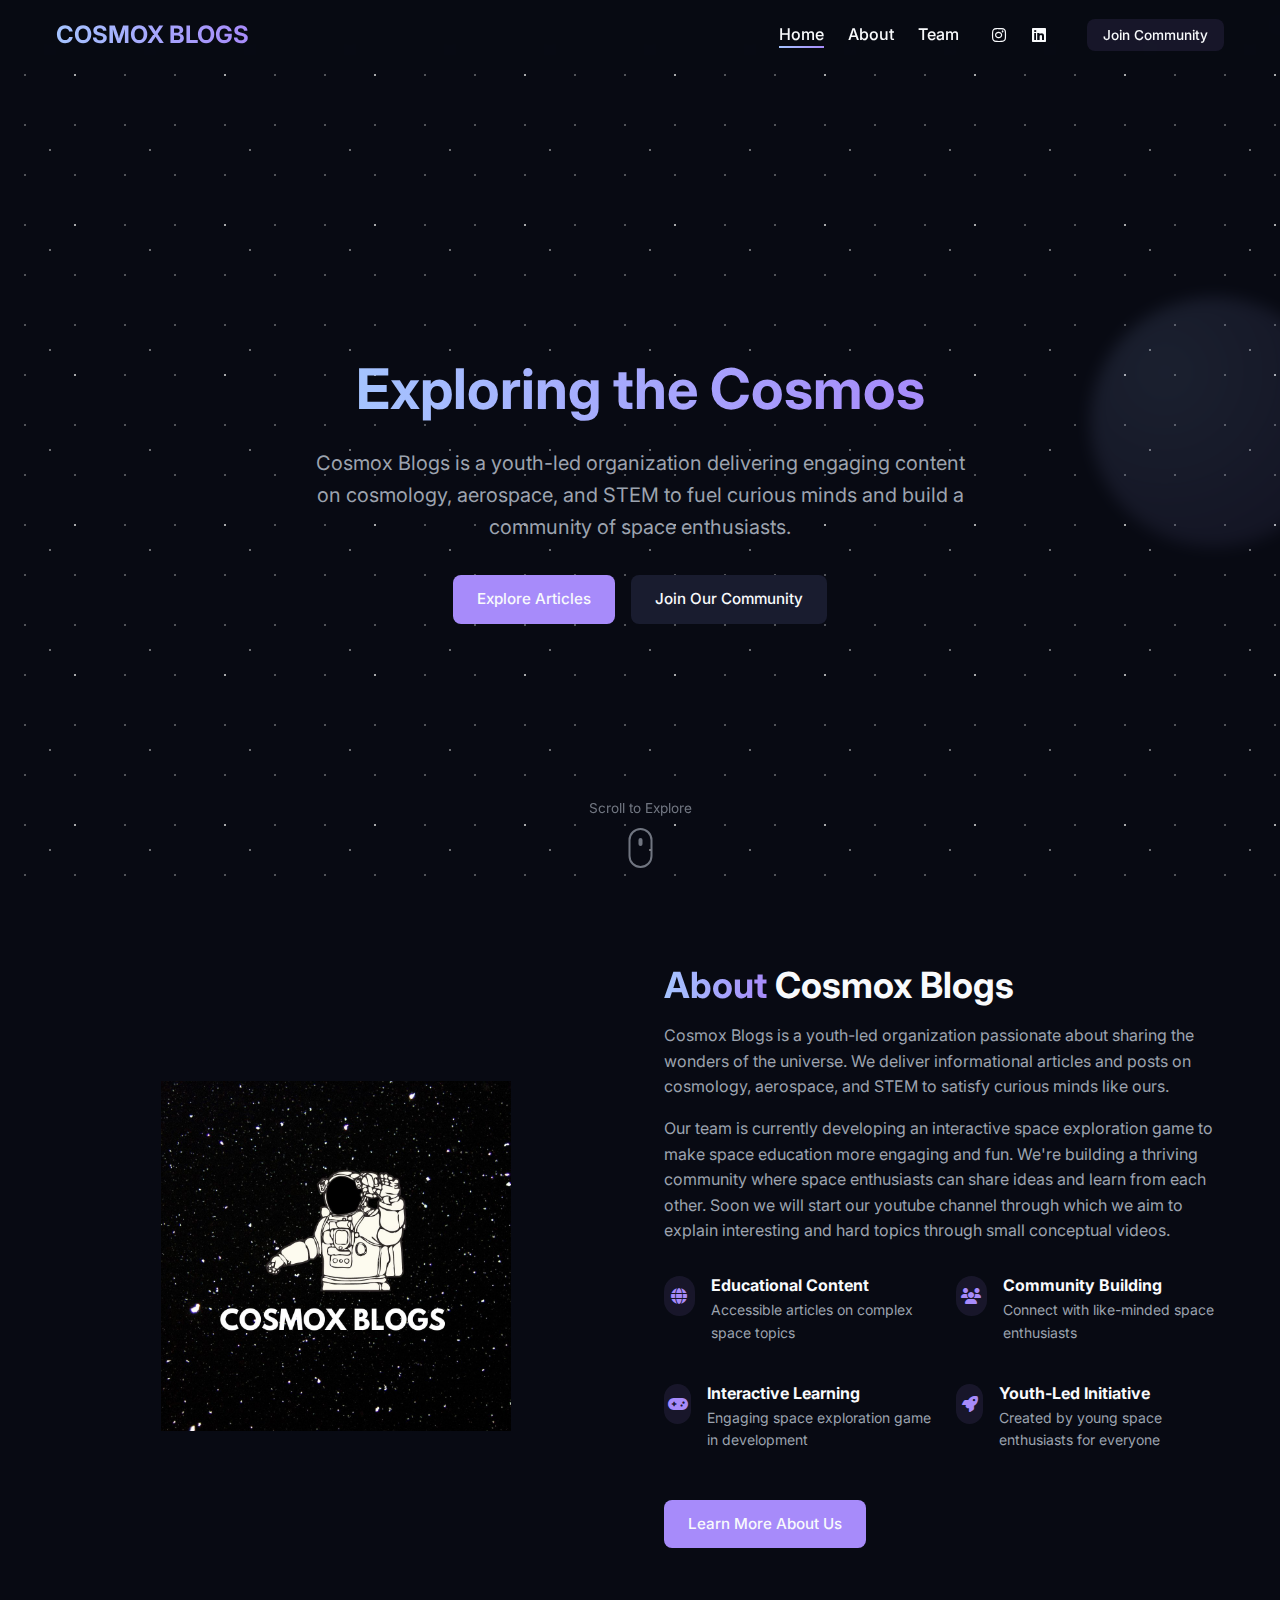
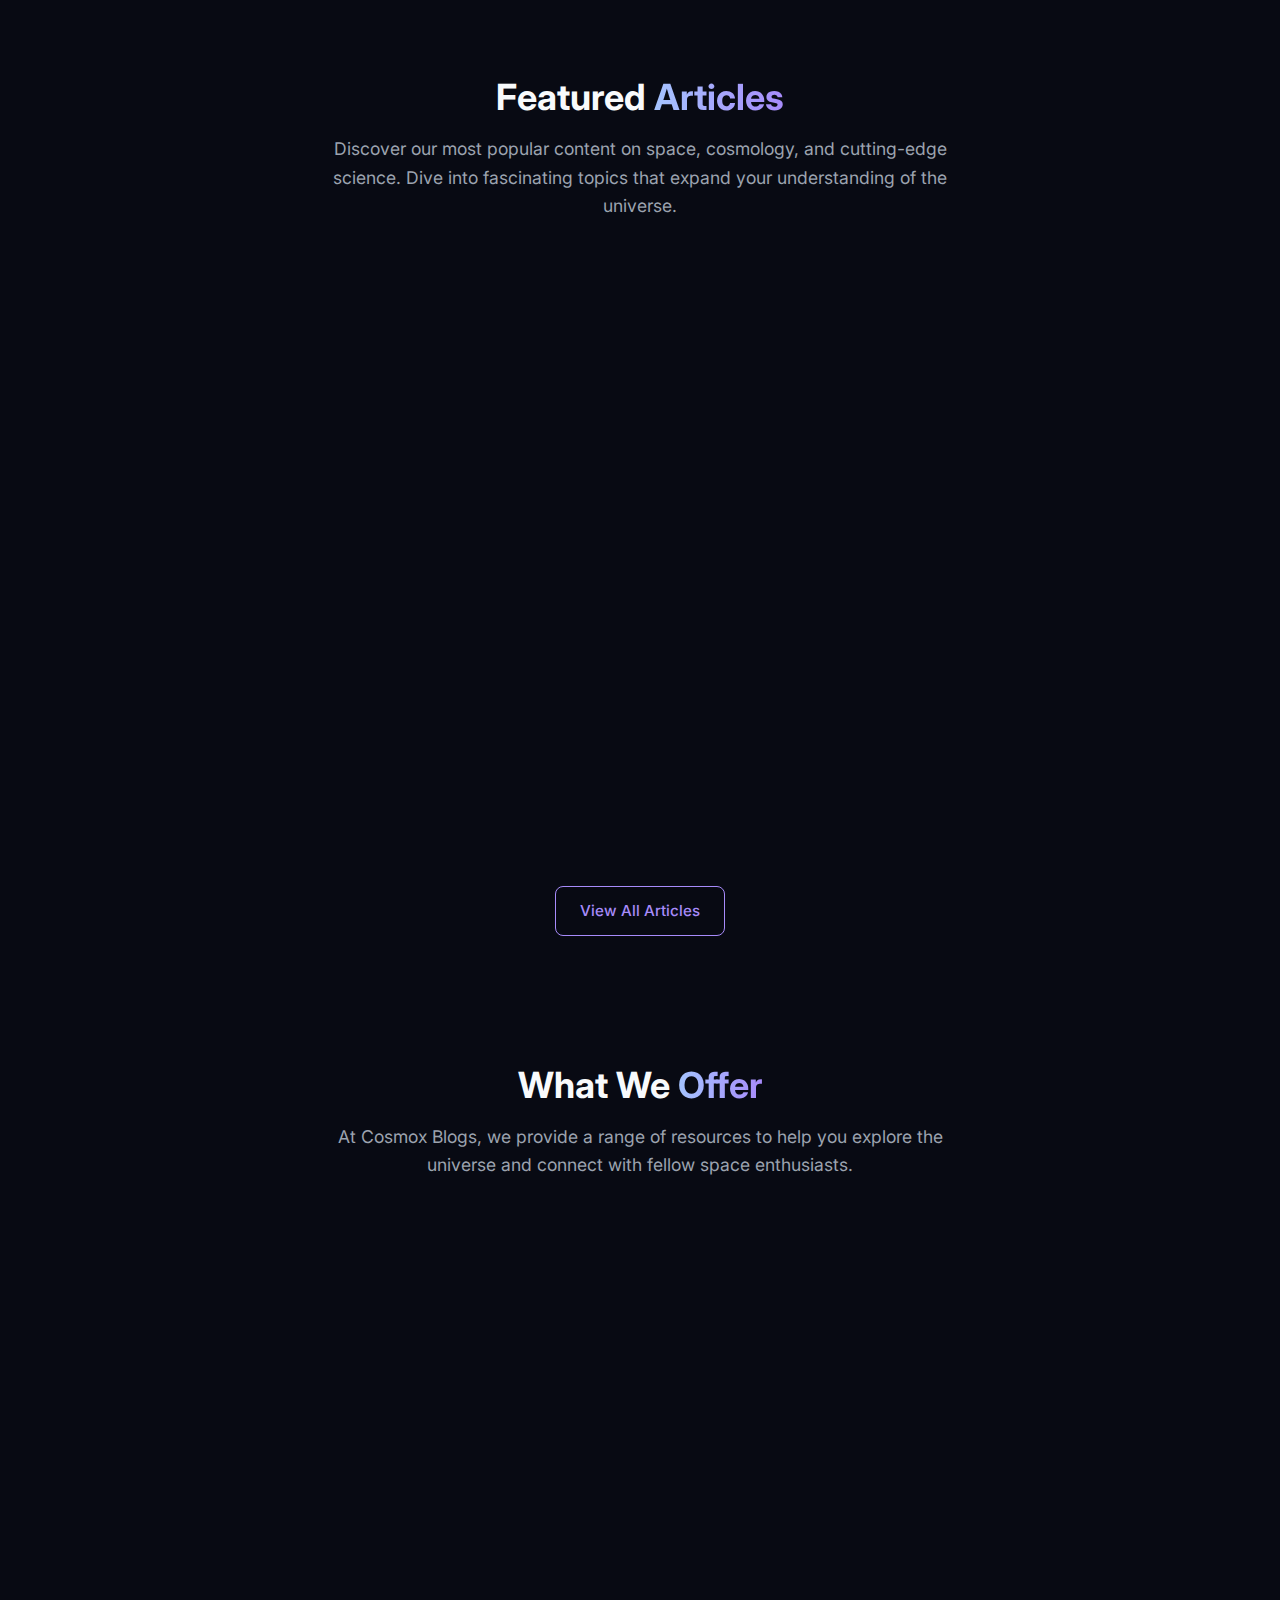
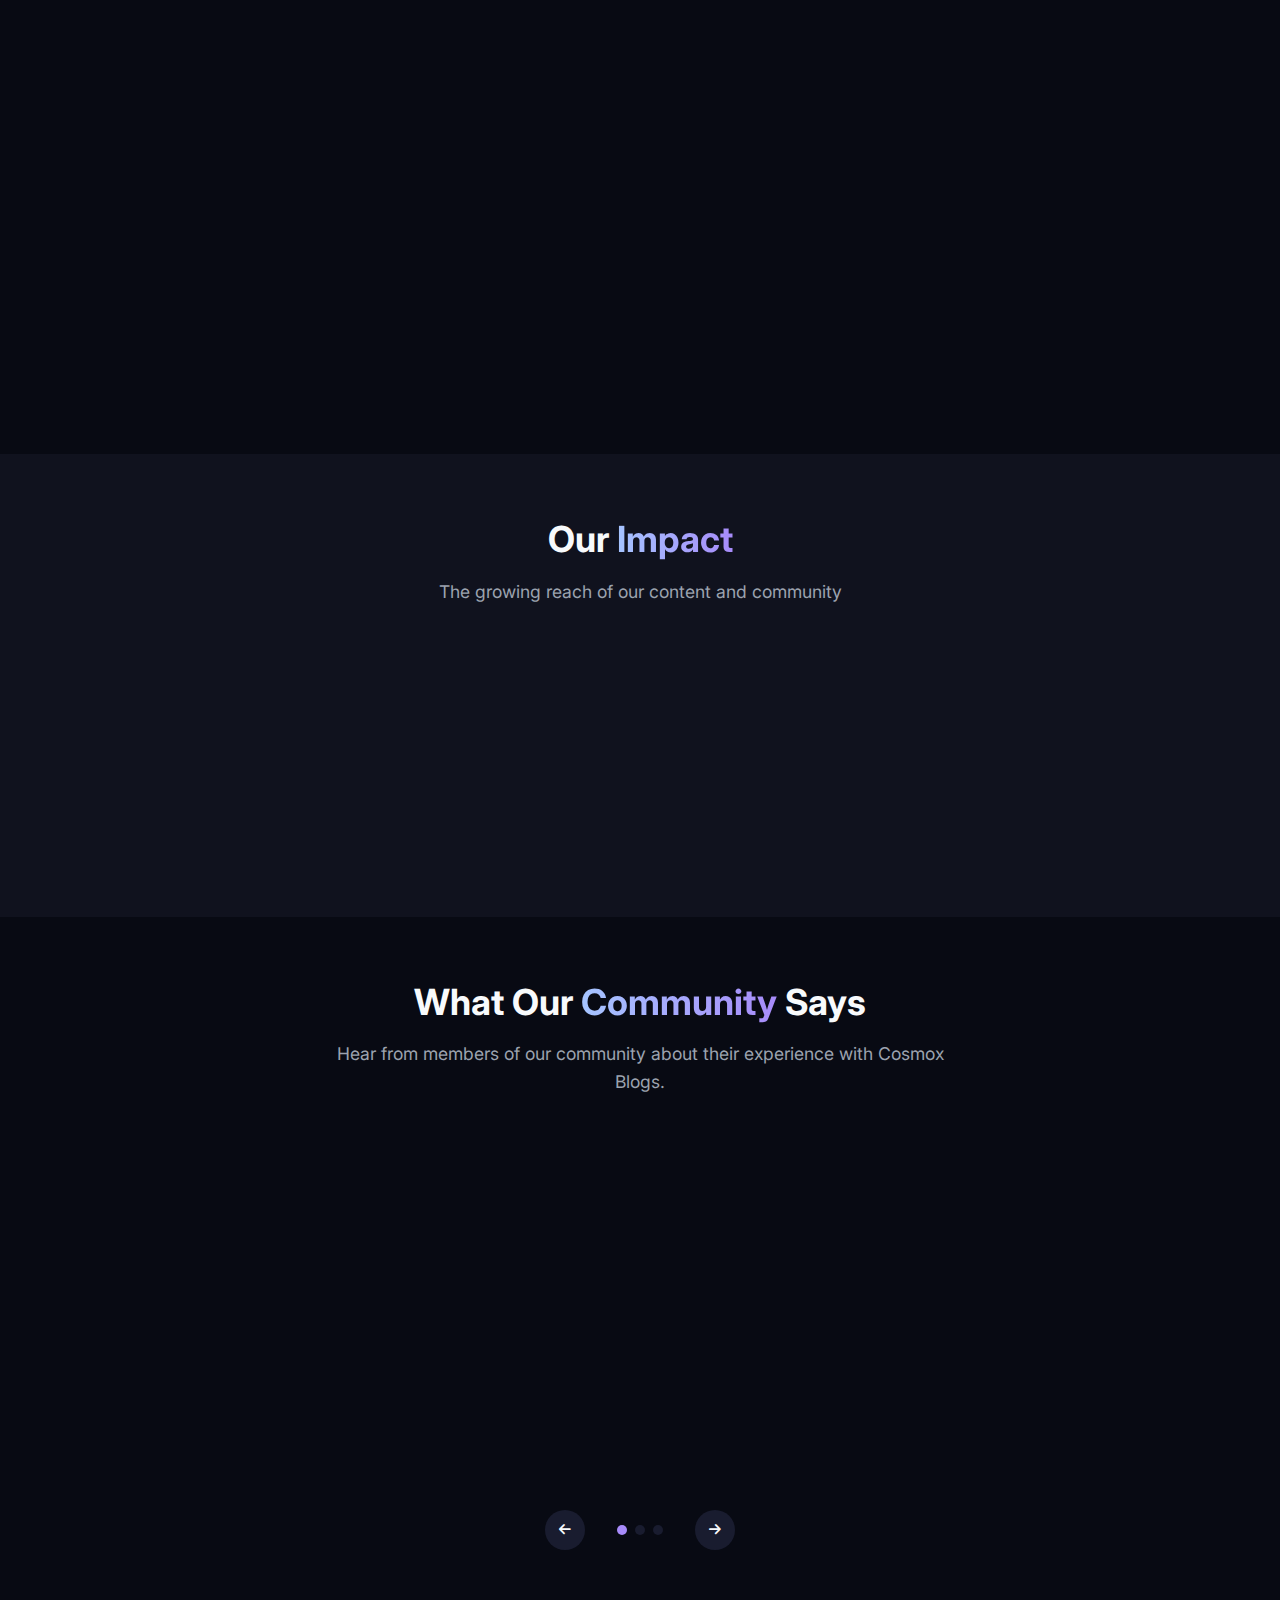
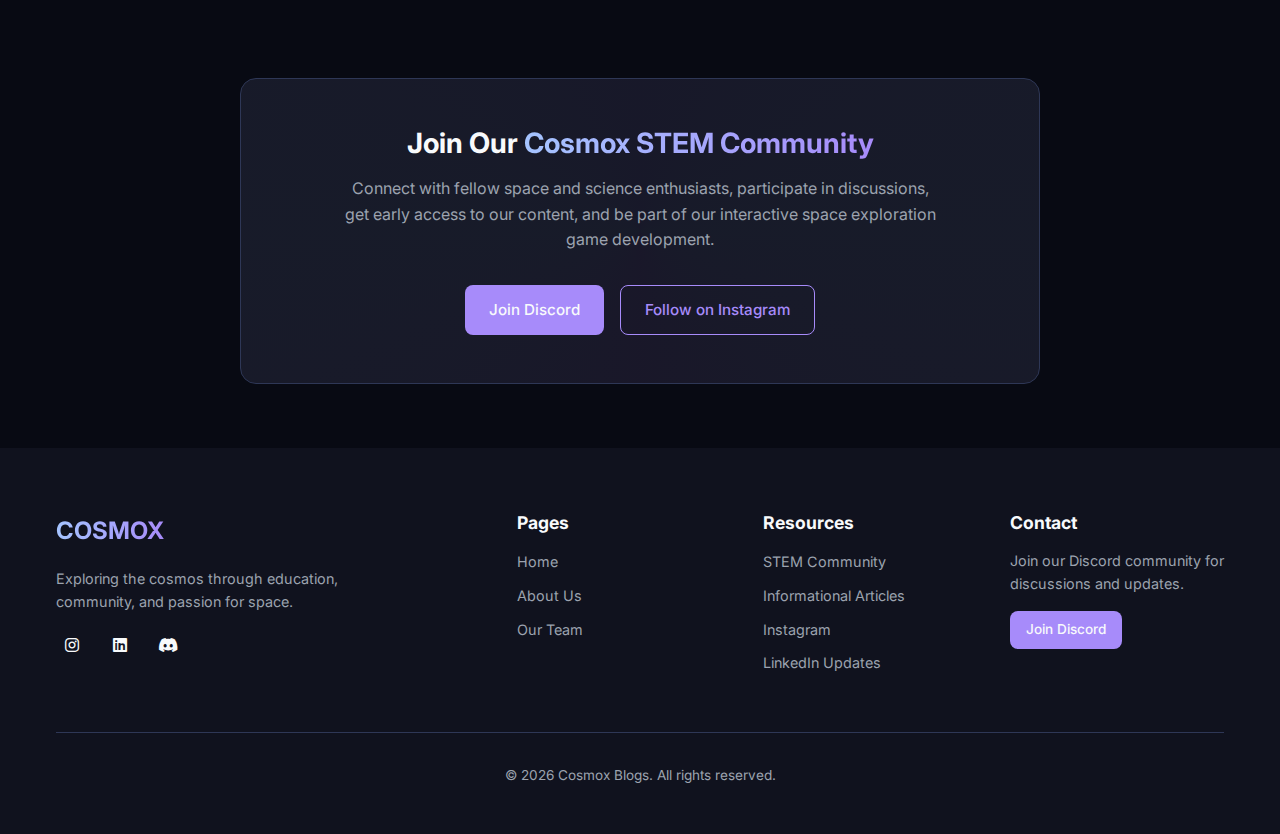
<file: index.html>
<!DOCTYPE html>
<html lang="en">
  <head>
    <meta charset="UTF-8" />
    <meta name="viewport" content="width=device-width, initial-scale=1.0" />
    <title>Cosmox Blogs - Space Exploration & STEM Education</title>
    <meta name="description" content="Cosmox Blogs is a youth-led organization delivering engaging content on cosmology, aerospace, and STEM to fuel curious minds." />
    <meta name="author" content="Cosmox Blogs" />
    
    <!-- Google Fonts -->
    <link rel="preconnect" href="https://fonts.googleapis.com">
    <link rel="preconnect" href="https://fonts.gstatic.com" crossorigin>
    <link href="https://fonts.googleapis.com/css2?family=Inter:wght@300;400;500;600;700&display=swap" rel="stylesheet">
    
    <!-- Font Awesome Icons -->
    <link rel="stylesheet" href="https://cdnjs.cloudflare.com/ajax/libs/font-awesome/6.4.0/css/all.min.css" />
    
    <!-- Custom CSS -->
    <link rel="stylesheet" href="css/style.css" />
    <link rel="stylesheet" href="css/animations.css" />
    <link rel="stylesheet" href="css/responsive.css" />
    
    <!-- Open Graph / Social Media Meta Tags -->
    <meta property="og:title" content="Cosmox Blogs - Space Exploration & STEM Education" />
    <meta property="og:description" content="Cosmox Blogs is a youth-led organization delivering engaging content on cosmology, aerospace, and STEM to fuel curious minds." />
    <meta property="og:type" content="website" />
    <meta property="og:image" content="https://cosmoxblog.in/content/images/2025/04/Cosmox-Blogs-1.jpg">
    <meta property="og:image:type" content="image/jpg">
    <meta property="og:image:width" content="1200">
    <meta property="og:image:height" content="630">
    <meta name="twitter:card" content="summary_large_image" />

    <link rel="shortcut icon" type="image/jpg" href="public/images/Cosmox Blogs.jpg"/>
  </head>

  <body>
    <!-- Header / Navigation -->
    <header id="header">
      <div class="container">
        <nav class="navbar">
          <a href="index.html" class="logo">COSMOX BLOGS</a>
          
          <div class="menu-toggle">
            <i class="fas fa-bars"></i>
          </div>
          
          <ul class="nav-menu">
            <li><a href="index.html" class="active">Home</a></li>
            <li><a href="about.html">About</a></li>
            <li><a href="team.html">Team</a></li>
            <li class="social-items">
              <a href="https://www.instagram.com/cosmox.blogs/" target="_blank" class="social-icon">
                <i class="fab fa-instagram"></i>
              </a>
              <a href="https://www.linkedin.com/company/cosmox-blogs/" target="_blank" class="social-icon">
                <i class="fab fa-linkedin"></i>
              </a>
            </li>
            <li>
              <a href="https://discord.gg/jhCSxefyYu" target="_blank" class="discord-btn">
                Join Community
              </a>
            </li>
          </ul>
        </nav>
      </div>
    </header>

    <!-- Hero Section -->
    <section id="hero">
      <div class="star-field">
        <div class="stars-small"></div>
        <div class="stars-medium"></div>
        <div class="stars-large"></div>
      </div>
      
      <div class="container">
        <div class="hero-content">
          <h1 class="hero-title">
            <span class="gradient-text">Exploring the Cosmos</span>
          </h1>
          
          <p class="hero-description">
            Cosmox Blogs is a youth-led organization delivering engaging content on cosmology, aerospace, and STEM to fuel curious minds and build a community of space enthusiasts.
          </p>
          
          <div class="hero-buttons">
            <a href="https://cosmoxblog.in" target="_blank" class="btn btn-primary">
              Explore Articles
            </a>
            <a href="https://discord.gg/jhCSxefyYu" target="_blank" class="btn btn-secondary">
              Join Our Community
            </a>
          </div>
        </div>
        
        <div class="floating-planet"></div>
      </div>
      
      <div class="scroll-indicator">
        <span>Scroll to Explore</span>
        <div class="mouse">
          <div class="wheel"></div>
        </div>
      </div>
    </section>

    <!-- About Section -->
    <section id="about" class="section">
      <div class="container">
        <div class="about-grid">
          <div class="about-image">
           <!-- <div class="cosmic-sphere">
              <div class="sphere-inner"></div>
              <div class="sphere-outer"></div>
            </div> -->
            <img src="./public/images/Cosmox Blogs.jpg" height="100%" />
          </div>
          
          <div class="about-content">
            <h2 class="section-title">
              <span class="gradient-text">About</span> Cosmox Blogs
            </h2>
            
            <p class="text-muted">
              Cosmox Blogs is a youth-led organization passionate about sharing the wonders of the universe. We deliver informational articles and posts on cosmology, aerospace, and STEM to satisfy curious minds like ours.
            </p>
            
            <p class="text-muted">
              Our team is currently developing an interactive space exploration game to make space education more engaging and fun. We're building a thriving community where space enthusiasts can share ideas and learn from each other. Soon we will start our youtube channel through which we aim to explain interesting and hard topics through small conceptual videos.
            </p>
            
            <div class="features-grid">
              <div class="feature-item">
                <div class="feature-icon">
                  <i class="fas fa-globe"></i>
                </div>
                <div class="feature-text">
                  <h3>Educational Content</h3>
                  <p>Accessible articles on complex space topics</p>
                </div>
              </div>
              
              <div class="feature-item">
                <div class="feature-icon">
                  <i class="fas fa-users"></i>
                </div>
                <div class="feature-text">
                  <h3>Community Building</h3>
                  <p>Connect with like-minded space enthusiasts</p>
                </div>
              </div>
              
              <div class="feature-item">
                <div class="feature-icon">
                  <i class="fas fa-gamepad"></i>
                </div>
                <div class="feature-text">
                  <h3>Interactive Learning</h3>
                  <p>Engaging space exploration game in development</p>
                </div>
              </div>
              
              <div class="feature-item">
                <div class="feature-icon">
                  <i class="fas fa-rocket"></i>
                </div>
                <div class="feature-text">
                  <h3>Youth-Led Initiative</h3>
                  <p>Created by young space enthusiasts for everyone</p>
                </div>
              </div>
            </div>
            
            <a href="about.html" class="btn btn-primary">Learn More About Us</a>
          </div>
        </div>
      </div>
    </section>

    <!-- Featured Articles -->
    <section id="articles" class="section">
      <div class="container">
        <div class="section-header">
          <h2 class="section-title">
            Featured <span class="gradient-text">Articles</span>
          </h2>
          <p class="section-subtitle">
            Discover our most popular content on space, cosmology, and cutting-edge science. 
            Dive into fascinating topics that expand your understanding of the universe.
          </p>
        </div>

        <div class="articles-grid">
          <div class="article-card" data-aos="fade-up">
            <div class="article-image">
              <div class="article-overlay">
                <!-- <div class="play-button">
                  <i class="fas fa-play"></i>
                </div> --> 
                <img src="./public/images/hypersonic_article_bg.jpg" width="100%"/>
              </div>
            </div>
            <div class="article-content">
              <span class="article-category">Aerospace & Engineering</span>
              <h3 class="article-title">Hypersonic Flight: A Journey from Sound Barrier to Beyond</h3>
              <p class="article-excerpt">
                Discover the evolution of supersonic and hypersonic flight  from Chuck Yeager’s historic sound barrier breakthrough to cutting-edge technologies like scramjets and rotating detonation engines. Explore how military and civilian aerospace innovations are pushing the limits of speed, heat, and altitude in the race toward the future of flight.
              </p>
              <a href="https://cosmoxblog.in/hypersonic-flight-a-journey-from-sound-barrier-to-beyond/" target="_blank" class="article-link">
                Read on Website →
              </a>
            </div>
          </div>

          <div class="article-card" data-aos="fade-up" data-aos-delay="100">
            <div class="article-image">
              <div class="article-overlay">
                <!-- <div class="play-button">
                  <i class="fas fa-play"></i>
                </div> -->
                <img src="./public/images/plasma_physics_article_bg.jpg" width="100%"/>
              </div>
            </div>
            <div class="article-content">
              <span class="article-category">Physics</span>
              <h3 class="article-title">Plasma: The Universe’s Fourth State of Matter</h3>
              <p class="article-excerpt">
                Explore plasma the universe’s fourth state of matter found in stars, lightning, and auroras. Learn how this electrically charged gas shapes cosmic phenomena, interacts with magnetic fields, and drives events like solar flares and auroras through complex processes like magnetic reconnection and electromagnetic coupling.
              </p>
              <a href="https://cosmoxblog.in/plasma-the-universes-fourth-state-of-matter/" target="_blank" class="article-link">
                Read on Website →
              </a>
            </div>
          </div>

          <div class="article-card" data-aos="fade-up" data-aos-delay="200">
            <div class="article-image">
              <div class="article-overlay">
                <!-- <div class="play-button">
                  <i class="fas fa-play"></i>
                </div> -->
                <img src="./public/images/deep_sea_gigantism_article_bg.jpg" width="100%">
              </div>
            </div>
            <div class="article-content">
              <span class="article-category">Biology</span>
              <h3 class="article-title">Deep Sea Gigantism: Exploring the Giants of the Abyss</h3>
              <p class="article-excerpt">
                Dive into the mysterious world of deep-sea gigantism, where creatures like colossal squids and giant isopods defy expectations with their enormous size. Discover how extreme conditions such as high pressure, cold temperatures, and scarce food—drive this fascinating evolutionary phenomenon in the ocean’s darkest depths.
              </p>
              <a href="https://cosmoxblog.in/deep-sea-gigantism-exploring-the-giants-of-the-abyss/" target="_blank" class="article-link">
                Read on Website →
              </a>
            </div>
          </div>
        </div>

        <div class="text-center mt-40">
          <a href="https://cosmoxblog.in" target="_blank" class="btn btn-outline">
            View All Articles
          </a>
        </div>
      </div>
    </section>

    <!-- What We Offer Section -->
    <section id="what-we-offer" class="section">
      <div class="container">
        <div class="section-header">
          <h2 class="section-title">
            What We <span class="gradient-text">Offer</span>
          </h2>
          <p class="section-subtitle">
            At Cosmox Blogs, we provide a range of resources to help you explore the universe 
            and connect with fellow space enthusiasts.
          </p>
        </div>

        <div class="services-grid">
          <div class="service-card" data-aos="fade-up">
            <div class="service-icon">
              <i class="fas fa-book"></i>
            </div>
            <h3 class="service-title">Educational Articles</h3>
            <p class="service-description">
              Our team creates engaging, informative articles about cosmology, space exploration, and STEM topics.
              We break down complex concepts into digestible, fascinating content for all levels of understanding.
            </p>
            <a href="https://cosmoxblog.in" target="_blank" class="btn btn-primary btn-sm">
              Read Articles
            </a>
          </div>

          <div class="service-card" data-aos="fade-up" data-aos-delay="100">
            <div class="service-icon">
              <i class="fas fa-gamepad"></i>
            </div>
            <h3 class="service-title">Space Exploration Game</h3>
            <p class="service-description">
              We're developing an interactive space exploration game to make learning about space fun and engaging.
              Journey through the cosmos, solve puzzles, and discover fascinating facts about our universe.
            </p>
            <a href="#" class="btn btn-disabled btn-sm">
              Coming Soon
            </a>
          </div>

          <div class="service-card" data-aos="fade-up" data-aos-delay="200">
            <div class="service-icon">
              <i class="fas fa-users"></i>
            </div>
            <h3 class="service-title">STEM Community</h3>
            <p class="service-description">
              Join our vibrant Discord community to connect with fellow space enthusiasts and STEM learners.
              Participate in discussions, share resources, and collaborate on projects with like-minded individuals.
            </p>
            <a href="https://discord.gg/jhCSxefyYu" target="_blank" class="btn btn-primary btn-sm">
              Join Discord
            </a>
          </div>

          <div class="service-card" data-aos="fade-up" data-aos-delay="200">
            <div class="service-icon">
              <i class="fas fa-book"></i>
            </div>
            <h3 class="service-title">Newsletter</h3>
            <p class="service-description">
              Subscribe to the Cosmox Newsletter to stay updated with the latest in space, science, and STEM.
              Get curated articles, trending discoveries, exciting opportunities, fun quizzes, and more delivered straight to your inbox every week and month.
            </p>
            <a href="https://subscribepage.io/C07F4H" target="_blank" class="btn btn-primary btn-sm">
              Subscribe
            </a>
          </div>

        </div>
      </div>
    </section>

    <!-- Stats Section -->
    <section id="stats" class="section section-dark">
      <div class="container">
        <div class="section-header">
          <h2 class="section-title">
            Our <span class="gradient-text">Impact</span>
          </h2>
          <p class="section-subtitle">
            The growing reach of our content and community
          </p>
        </div>

        <div class="stats-grid">
          <div class="stat-card" data-aos="fade-up">
            <div class="stat-number gradient-text">6,000+</div>
            <p class="stat-label">Instagram Followers</p>
          </div>

          <div class="stat-card" data-aos="fade-up">
            <div class="stat-number gradient-text">1.8M</div>
            <p class="stat-label">Instagram Views (M - Million)</p>
          </div>

          <div class="stat-card" data-aos="fade-up" data-aos-delay="100">
            <div class="stat-number gradient-text">50+</div>
            <p class="stat-label">Educational Articles</p>
          </div>

          <div class="stat-card" data-aos="fade-up" data-aos-delay="200">
            <div class="stat-number gradient-text">50+</div>
            <p class="stat-label">Discord Community Members</p>
          </div>

          <div class="stat-card" data-aos="fade-up" data-aos-delay="300">
            <div class="stat-number gradient-text">75K+</div>
            <p class="stat-label">Article Website Views</p>
          </div>
        </div>
      </div>
    </section>

    <!-- Feedback Section -->
    <section id="feedback" class="section">
      <div class="container">
        <div class="section-header">
          <h2 class="section-title">
            What Our <span class="gradient-text">Community</span> Says
          </h2>
          <p class="section-subtitle">
            Hear from members of our community about their experience with Cosmox Blogs.
          </p>
        </div>

        <div class="testimonials-slider">
          <div class="testimonials-container">
            <div class="testimonial-card" data-aos="fade-up">
              <div class="testimonial-stars">
                <i class="fas fa-star"></i>
                <i class="fas fa-star"></i>
                <i class="fas fa-star"></i>
                <i class="fas fa-star"></i>
                <i class="fas fa-star"></i>
              </div>
              <p class="testimonial-text">
                "Cosmox Blogs has been my go-to resource for understanding complex cosmology concepts. Their articles break down difficult topics in a way that's accessible and engaging."
              </p>
              <div class="testimonial-author">
                <div class="author-avatar">
                  <i class="fas fa-user"></i>
                </div>
                <div class="author-info">
                  <h4>Vedang Mahajan</h4>
                  <p>Grade 12 Student</p>
                </div>
              </div>
            </div>

            <div class="testimonial-card" data-aos="fade-up" data-aos-delay="100">
              <div class="testimonial-stars">
                <i class="fas fa-star"></i>
                <i class="fas fa-star"></i>
                <i class="fas fa-star"></i>
                <i class="fas fa-star"></i>
                <i class="fas fa-star"></i>
              </div>
              <p class="testimonial-text">
                "The community that Cosmox has built is incredible. I've connected with so many like-minded people who share my passion for space exploration."
              </p>
              <div class="testimonial-author">
                <div class="author-avatar">
                  <i class="fas fa-user"></i>
                </div>
                <div class="author-info">
                  <h4>Samantha Reid</h4>
                  <p>Space Enthusiast</p>
                </div>
              </div>
            </div>

            <div class="testimonial-card" data-aos="fade-up" data-aos-delay="200">
              <div class="testimonial-stars">
                <i class="fas fa-star"></i>
                <i class="fas fa-star"></i>
                <i class="fas fa-star"></i>
                <i class="fas fa-star"></i>
                <i class="fas fa-star"></i>
              </div>
              <p class="testimonial-text">
                "I regularly recommend Cosmox Blogs to my students. Their content is scientifically accurate while remaining approachable for beginners in the field."
              </p>
              <div class="testimonial-author">
                <div class="author-avatar">
                  <i class="fas fa-user"></i>
                </div>
                <div class="author-info">
                  <h4>Michael Chen</h4>
                  <p>Physics Teacher</p>
                </div>
              </div>
            </div>
          </div>
          
          <div class="slider-controls">
            <button class="slider-btn prev-btn">
              <i class="fas fa-arrow-left"></i>
            </button>
            <div class="slider-dots">
              <span class="dot active"></span>
              <span class="dot"></span>
              <span class="dot"></span>
            </div>
            <button class="slider-btn next-btn">
              <i class="fas fa-arrow-right"></i>
            </button>
          </div>
        </div>
      </div>
    </section>

    <!-- Call to Action -->
    <section id="cta" class="section">
      <div class="container">
        <div class="cta-card">
          <h2 class="cta-title">
            Join Our <span class="gradient-text">Cosmox STEM Community</span>
          </h2>
          
          <p class="cta-text">
            Connect with fellow space and science enthusiasts, participate in discussions, get early access to our content, 
            and be part of our interactive space exploration game development.
          </p>
          
          <div class="cta-buttons">
            <a href="https://discord.gg/jhCSxefyYu" target="_blank" class="btn btn-primary">
              Join Discord
            </a>
            <a href="https://www.instagram.com/cosmox.blogs/" target="_blank" class="btn btn-outline">
              Follow on Instagram
            </a>
          </div>
        </div>
      </div>
    </section>

    <!-- Footer -->
    <footer id="footer">
      <div class="container">
        <div class="footer-grid">
          <div class="footer-info">
            <a href="index.html" class="footer-logo">COSMOX</a>
            <p class="footer-description">
              Exploring the cosmos through education, community, and passion for space.
            </p>
            <div class="footer-social">
              <a href="https://www.instagram.com/cosmox.blogs/" target="_blank" class="social-icon">
                <i class="fab fa-instagram"></i>
              </a>
              <a href="https://www.linkedin.com/company/cosmox-blogs/" target="_blank" class="social-icon">
                <i class="fab fa-linkedin"></i>
              </a>
              <a href="https://discord.gg/jhCSxefyYu" target="_blank" class="social-icon">
                <i class="fab fa-discord"></i>
              </a>
            </div>
          </div>

          <div class="footer-links">
            <h3>Pages</h3>
            <ul>
              <li><a href="index.html">Home</a></li>
              <li><a href="about.html">About Us</a></li>
              <li><a href="team.html">Our Team</a></li>
            </ul>
          </div>

          <div class="footer-links">
            <h3>Resources</h3>
            <ul>
              <li><a href="https://discord.gg/jhCSxefyYu" target="_blank">STEM Community</a></li>
              <li><a href="https://cosmoxblog.in" target="_blank">Informational Articles</a></li>
              <li><a href="https://www.instagram.com/cosmox.blogs/" target="_blank">Instagram</a></li>
              <li><a href="https://www.linkedin.com/company/cosmox-blogs/" target="_blank">LinkedIn Updates</a></li>
            </ul>
          </div>

          <div class="footer-contact">
            <h3>Contact</h3>
            <p>
              Join our Discord community for discussions and updates.
            </p>
            <a href="https://discord.gg/jhCSxefyYu" target="_blank" class="btn btn-primary btn-sm">
              Join Discord
            </a>
          </div>
        </div>

        <div class="footer-bottom">
          <p>© <span id="current-year"></span> Cosmox Blogs. All rights reserved.</p>
        </div>
      </div>
    </footer>

    <!-- Back to Top Button -->
    <button id="back-to-top" class="back-to-top-btn">
      <i class="fas fa-arrow-up"></i>
    </button>

    <!-- AOS Animation Library -->
    <script src="https://unpkg.com/aos@next/dist/aos.js"></script>
    
    <!-- Custom JavaScript -->
    <script src="js/main.js"></script>
    
    <!-- IMPORTANT: DO NOT REMOVE THIS SCRIPT TAG OR THIS VERY COMMENT! -->
    <script src="https://cdn.gpteng.co/gptengineer.js" type="module"></script>
  </body>
</html>
</file>
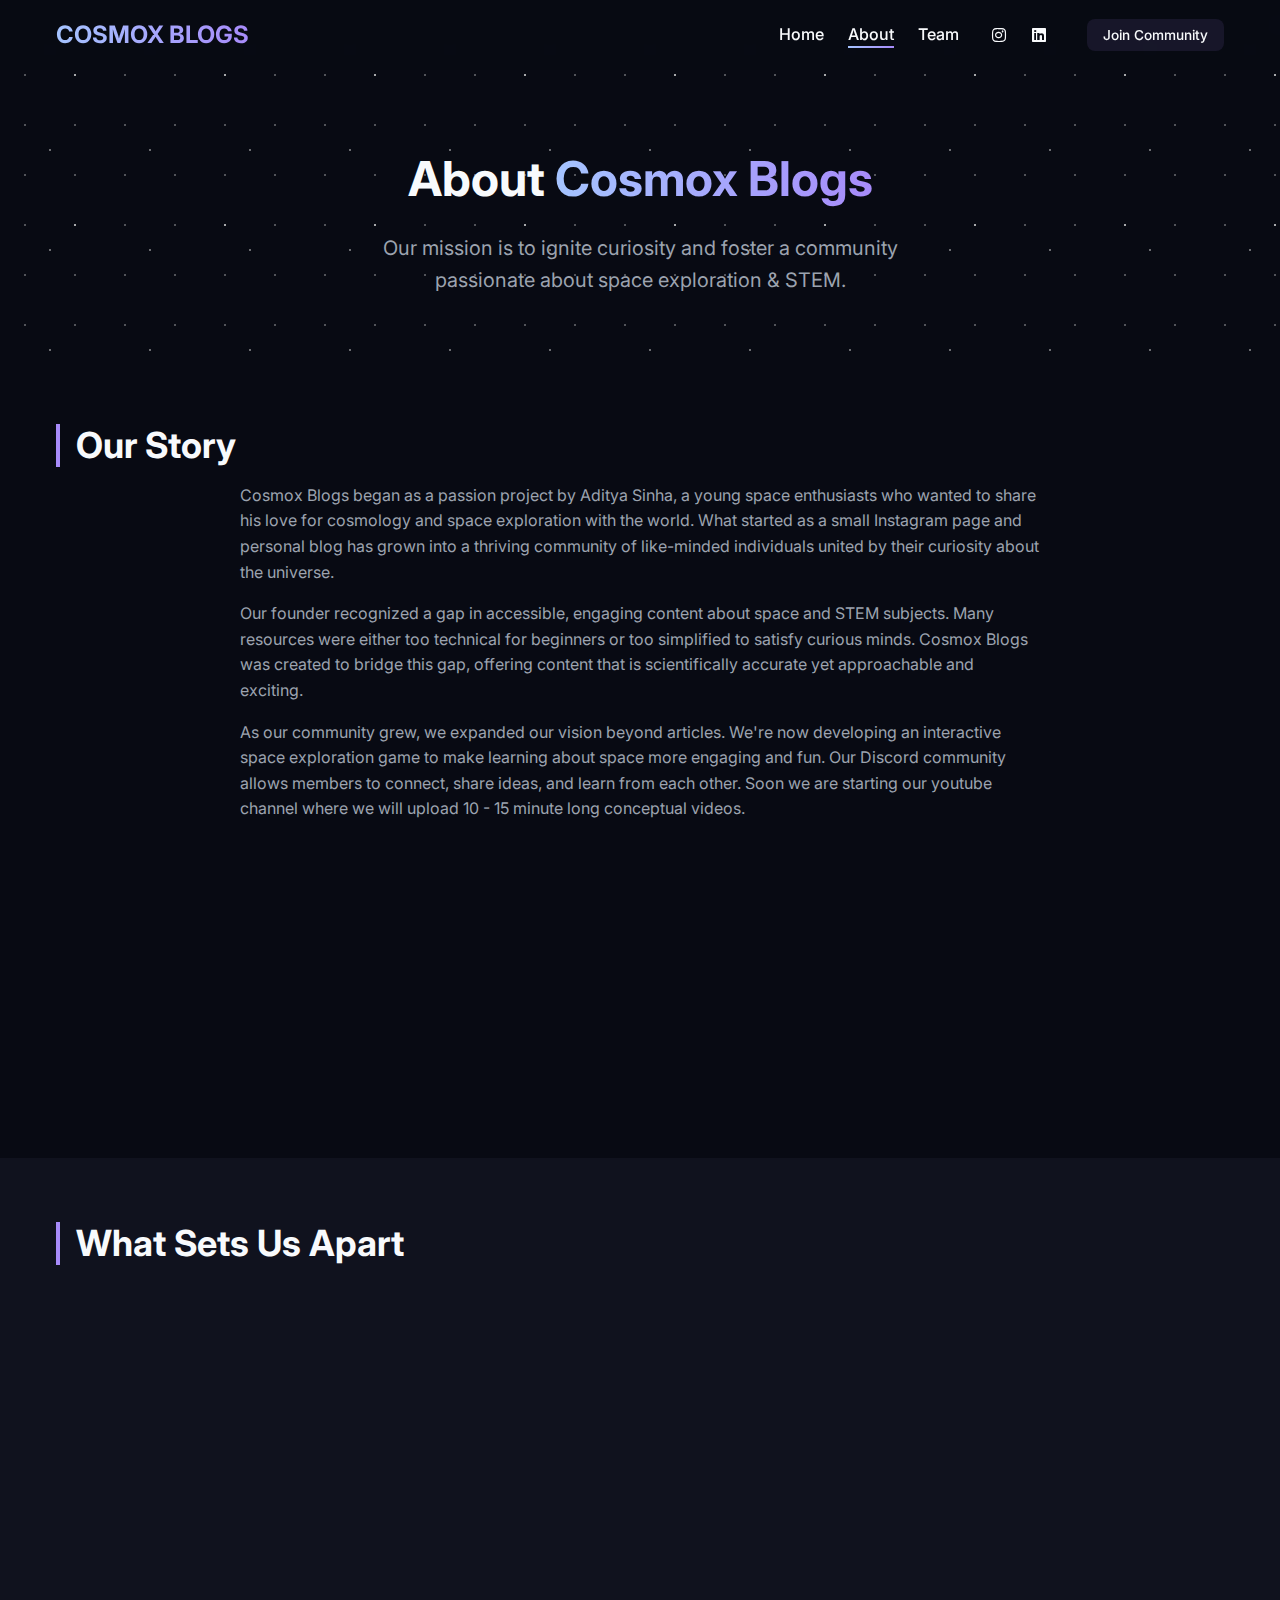
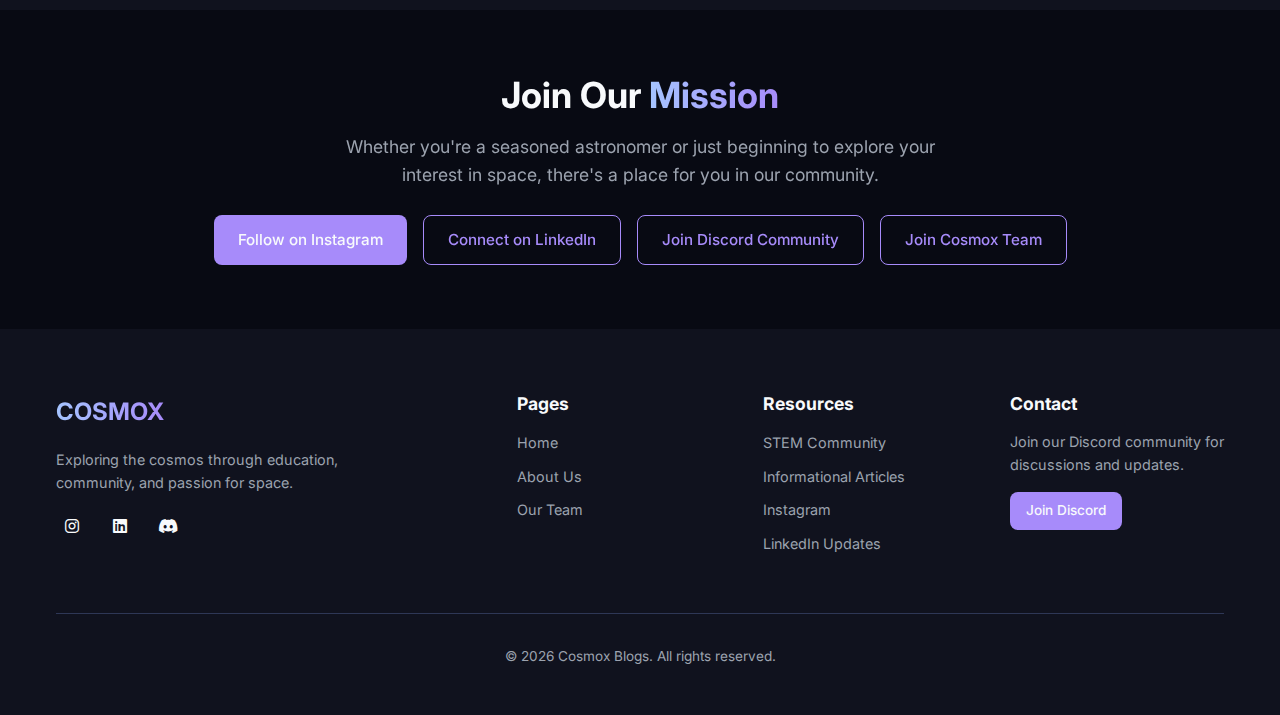
<file: about.html>
<!DOCTYPE html>
<html lang="en">
  <head>
    <meta charset="UTF-8" />
    <meta name="viewport" content="width=device-width, initial-scale=1.0" />
    <title>About Us - Cosmox Blogs</title>
    <meta name="description" content="Learn about Cosmox Blogs, a youth-led organization delivering engaging content on cosmology, aerospace, and STEM." />
    
    <!-- Google Fonts -->
    <link rel="preconnect" href="https://fonts.googleapis.com">
    <link rel="preconnect" href="https://fonts.gstatic.com" crossorigin>
    <link href="https://fonts.googleapis.com/css2?family=Inter:wght@300;400;500;600;700&display=swap" rel="stylesheet">
    
    <!-- Font Awesome Icons -->
    <link rel="stylesheet" href="https://cdnjs.cloudflare.com/ajax/libs/font-awesome/6.4.0/css/all.min.css" />
    
    <!-- Custom CSS -->
    <link rel="stylesheet" href="css/style.css" />
    <link rel="stylesheet" href="css/animations.css" />
    <link rel="stylesheet" href="css/responsive.css" />
    
    <!-- AOS Library -->
    <link rel="stylesheet" href="https://unpkg.com/aos@next/dist/aos.css" />

    <link rel="shortcut icon" type="image/jpg" href="public/images/Cosmox Blogs.jpg"/>
  </head>

  <body>
    <!-- Header / Navigation -->
    <header id="header">
      <div class="container">
        <nav class="navbar">
          <a href="index.html" class="logo">COSMOX BLOGS</a>
          
          <div class="menu-toggle">
            <i class="fas fa-bars"></i>
          </div>
          
          <ul class="nav-menu">
            <li><a href="index.html">Home</a></li>
            <li><a href="about.html" class="active">About</a></li>
            <li><a href="team.html">Team</a></li>
            <li class="social-items">
              <a href="https://www.instagram.com/cosmox.blogs/" target="_blank" class="social-icon">
                <i class="fab fa-instagram"></i>
              </a>
              <a href="https://www.linkedin.com/company/cosmox-blogs/" target="_blank" class="social-icon">
                <i class="fab fa-linkedin"></i>
              </a>
            </li>
            <li>
              <a href="https://discord.gg/jhCSxefyYu" target="_blank" class="discord-btn">
                Join Community
              </a>
            </li>
          </ul>
        </nav>
      </div>
    </header>

    <!-- Page Header -->
    <section id="page-header" class="about-header">
      <div class="star-field">
        <div class="stars-small"></div>
        <div class="stars-medium"></div>
        <div class="stars-large"></div>
      </div>
      
      <div class="container">
        <div class="page-header-content">
          <h1 class="page-title">
            About <span class="gradient-text">Cosmox Blogs</span>
          </h1>
          <p class="page-subtitle">
            Our mission is to ignite curiosity and foster a community passionate about space exploration & STEM.
          </p>
        </div>
      </div>
    </section>

    <!-- Our Story Section -->
    <section id="our-story" class="section">
      <div class="container">
        <h2 class="section-title border-left">Our Story</h2>
        
        <div class="story-content">
          <p class="text-muted">
            Cosmox Blogs began as a passion project by Aditya Sinha, a young space enthusiasts who wanted to share his 
            love for cosmology and space exploration with the world. What started as a small Instagram page and personal blog has grown 
            into a thriving community of like-minded individuals united by their curiosity about the universe.
          </p>
          
          <p class="text-muted">
            Our founder recognized a gap in accessible, engaging content about space and STEM subjects. Many resources 
            were either too technical for beginners or too simplified to satisfy curious minds. Cosmox Blogs was created 
            to bridge this gap, offering content that is scientifically accurate yet approachable and exciting.
          </p>
          
          <p class="text-muted">
            As our community grew, we expanded our vision beyond articles. We're now developing an interactive space 
            exploration game to make learning about space more engaging and fun. Our Discord community allows members 
            to connect, share ideas, and learn from each other. Soon we are starting our youtube channel where we will upload
            10 - 15 minute long conceptual videos. 
          </p>
        </div>
        
        <!-- Vision & Mission -->
        <div class="vision-mission-grid">
          <div class="vision-card" data-aos="fade-up">
            <div class="card-header">
              <div class="card-icon">
                <i class="fas fa-eye"></i>
              </div>
              <h3>Our Vision</h3>
            </div>
            <p>
              To inspire a new generation of space enthusiasts and scientists by making cosmology and STEM education 
              accessible, engaging, and community-driven.
            </p>
          </div>
          
          <div class="mission-card" data-aos="fade-up" data-aos-delay="100">
            <div class="card-header">
              <div class="card-icon">
                <i class="fas fa-bullseye"></i>
              </div>
              <h3>Our Mission</h3>
            </div>
            <p>
              To deliver high-quality, scientifically accurate content about cosmology and space exploration in an 
              engaging format, while building a supportive community where people can share ideas and learn together.
            </p>
          </div>
        </div>
      </div>
    </section>

    <!-- What Sets Us Apart -->
    <section id="unique-approach" class="section section-dark">
      <div class="container">
        <h2 class="section-title border-left">What Sets Us Apart</h2>
        
        <div class="unique-features-grid">
          <div class="feature-card" data-aos="fade-up">
            <div class="feature-icon">
              <i class="fas fa-users"></i>
            </div>
            <h3>Youth-Led Initiative</h3>
            <p>
              Created by young space enthusiasts, we bring fresh perspectives and communicate complex topics in ways 
              that resonate with our generation.
            </p>
          </div>
          
          <div class="feature-card" data-aos="fade-up" data-aos-delay="100">
            <div class="feature-icon">
              <i class="fas fa-comments"></i>
            </div>
            <h3>Community-Focused</h3>
            <p>
              We're building more than just a content platform - we're fostering a community where space enthusiasts 
              can connect, share ideas, and learn together.
            </p>
          </div>
          
          <div class="feature-card" data-aos="fade-up" data-aos-delay="200">
            <div class="feature-icon">
              <i class="fas fa-gamepad"></i>
            </div>
            <h3>Interactive Learning</h3>
            <p>
              We're developing innovative ways to learn about space, including our upcoming space exploration game 
              that makes education fun and interactive.
            </p>
          </div>
          
          <div class="feature-card" data-aos="fade-up" data-aos-delay="300">
            <div class="feature-icon">
              <i class="fas fa-book-open"></i>
            </div>
            <h3>Accessible Expertise</h3>
            <p>
              We translate complex scientific concepts into engaging, understandable content without sacrificing 
              accuracy or depth.
            </p>
          </div>
        </div>
      </div>
    </section>

    <!-- Join Us Section -->
    <section id="join-mission" class="section">
      <div class="container text-center">
        <h2 class="section-title">Join Our <span class="gradient-text">Mission</span></h2>
        <p class="section-subtitle">
          Whether you're a seasoned astronomer or just beginning to explore your interest in space, 
          there's a place for you in our community.
        </p>
        <br>
        
        <div class="join-buttons">
          <a href="https://www.instagram.com/cosmox.blogs/" target="_blank" class="btn btn-primary">
            Follow on Instagram
          </a>
          <a href="https://www.linkedin.com/company/cosmox-blogs/" target="_blank" class="btn btn-outline">
            Connect on LinkedIn
          </a>
          <a href="https://discord.gg/jhCSxefyYu" target="_blank" class="btn btn-outline">
            Join Discord Community
          </a>
          <a href="https://forms.gle/BxC6YPGUsHC5J4ni7" target="_blank" class="btn btn-outline">
            Join Cosmox Team
          </a>
        </div>
      </div>
    </section>

    <!-- Footer -->
    <footer id="footer">
      <div class="container">
        <div class="footer-grid">
          <div class="footer-info">
            <a href="index.html" class="footer-logo">COSMOX</a>
            <p class="footer-description">
              Exploring the cosmos through education, community, and passion for space.
            </p>
            <div class="footer-social">
              <a href="https://www.instagram.com/cosmox.blogs/" target="_blank" class="social-icon">
                <i class="fab fa-instagram"></i>
              </a>
              <a href="https://www.linkedin.com/company/cosmox-blogs/" target="_blank" class="social-icon">
                <i class="fab fa-linkedin"></i>
              </a>
              <a href="https://discord.gg/jhCSxefyYu" target="_blank" class="social-icon">
                <i class="fab fa-discord"></i>
              </a>
            </div>
          </div>

          <div class="footer-links">
            <h3>Pages</h3>
            <ul>
              <li><a href="index.html">Home</a></li>
              <li><a href="about.html">About Us</a></li>
              <li><a href="team.html">Our Team</a></li>
            </ul>
          </div>

          <div class="footer-links">
            <h3>Resources</h3>
            <ul>
              <li><a href="https://discord.gg/jhCSxefyYu" target="_blank">STEM Community</a></li>
              <li><a href="https://cosmoxblog.in" target="_blank">Informational Articles</a></li>
              <li><a href="https://www.instagram.com/cosmox.blogs/" target="_blank">Instagram</a></li>
              <li><a href="https://www.linkedin.com/company/cosmox-blogs/" target="_blank">LinkedIn Updates</a></li>
            </ul>
          </div>

          <div class="footer-contact">
            <h3>Contact</h3>
            <p>
              Join our Discord community for discussions and updates.
            </p>
            <a href="https://discord.gg/jhCSxefyYu" target="_blank" class="btn btn-primary btn-sm">
              Join Discord
            </a>
          </div>
        </div>

        <div class="footer-bottom">
          <p>© <span id="current-year"></span> Cosmox Blogs. All rights reserved.</p>
        </div>
      </div>
    </footer>

    <!-- Back to Top Button -->
    <button id="back-to-top" class="back-to-top-btn">
      <i class="fas fa-arrow-up"></i>
    </button>

    <!-- AOS Animation Library -->
    <script src="https://unpkg.com/aos@next/dist/aos.js"></script>
    
    <!-- Custom JavaScript -->
    <script src="js/main.js"></script>
    
    <!-- IMPORTANT: DO NOT REMOVE THIS SCRIPT TAG OR THIS VERY COMMENT! -->
    <script src="https://cdn.gpteng.co/gptengineer.js" type="module"></script>
  </body>
</html>
</file>
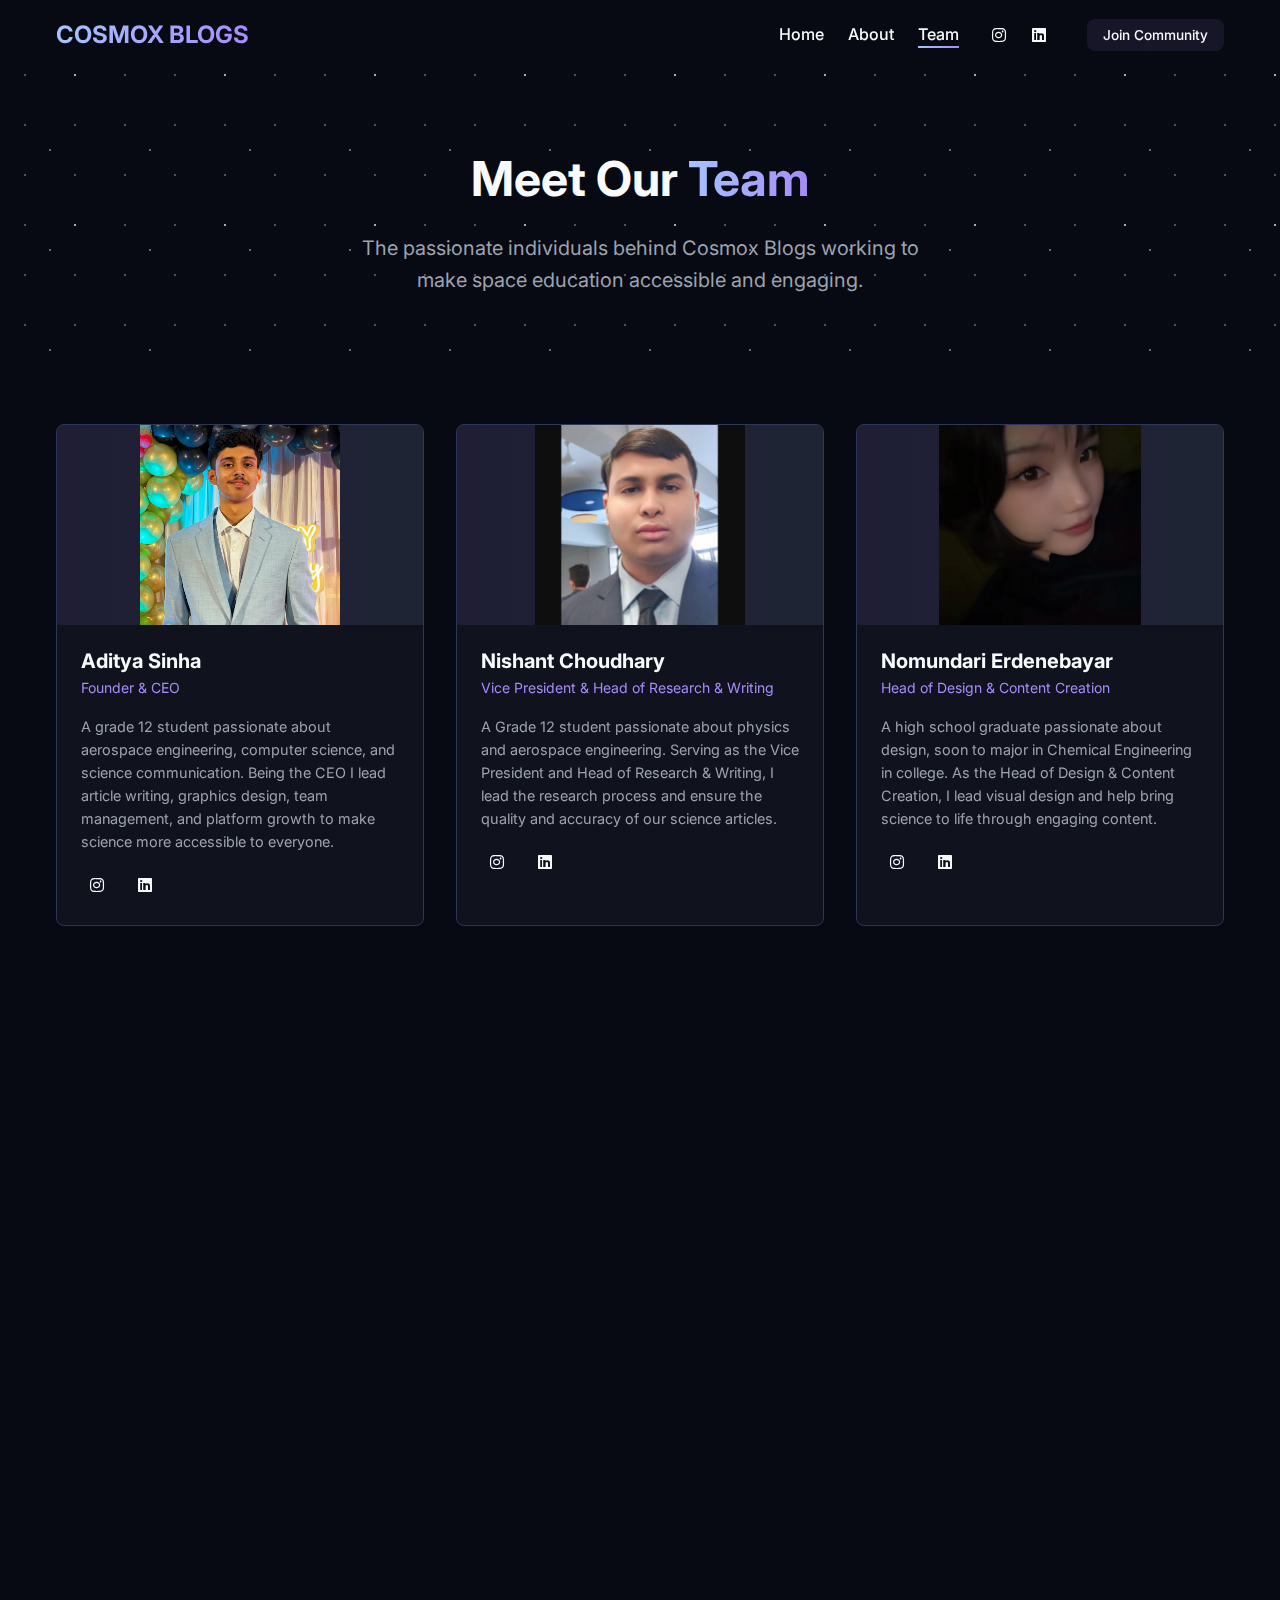
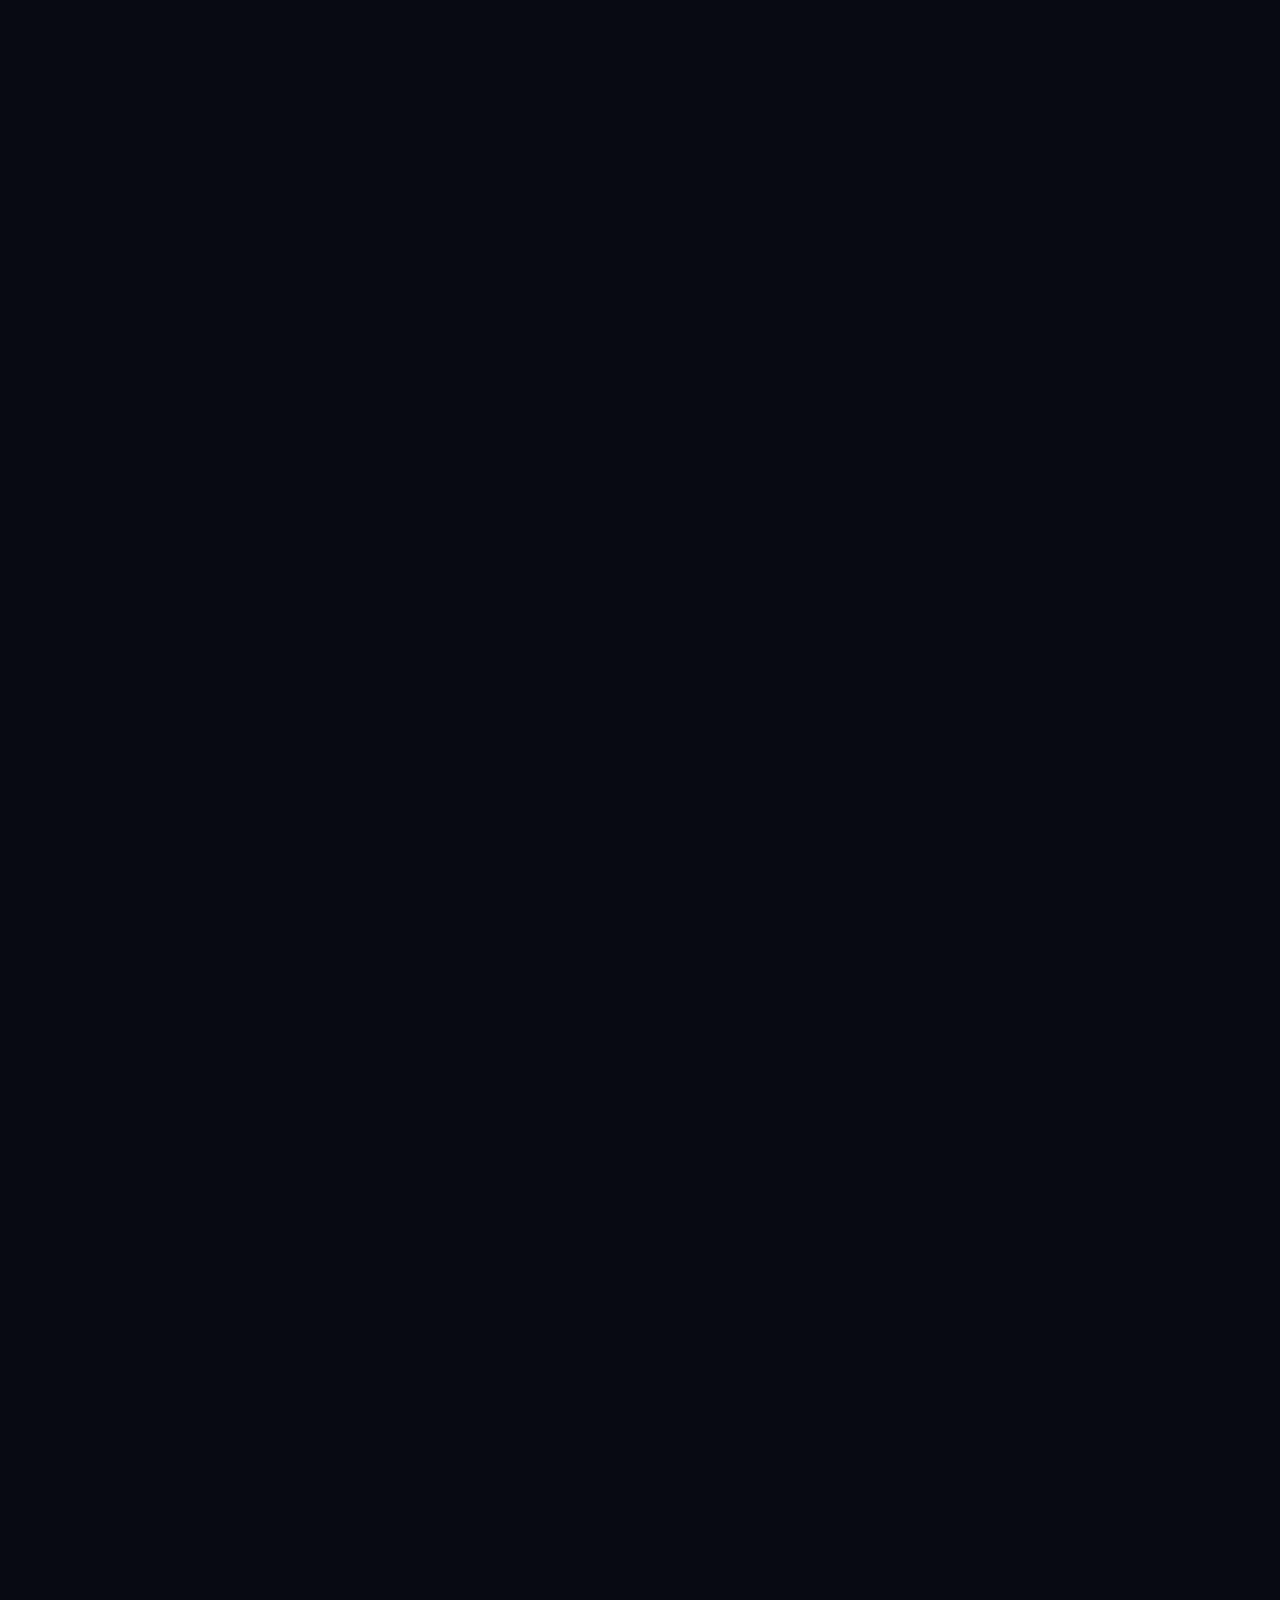
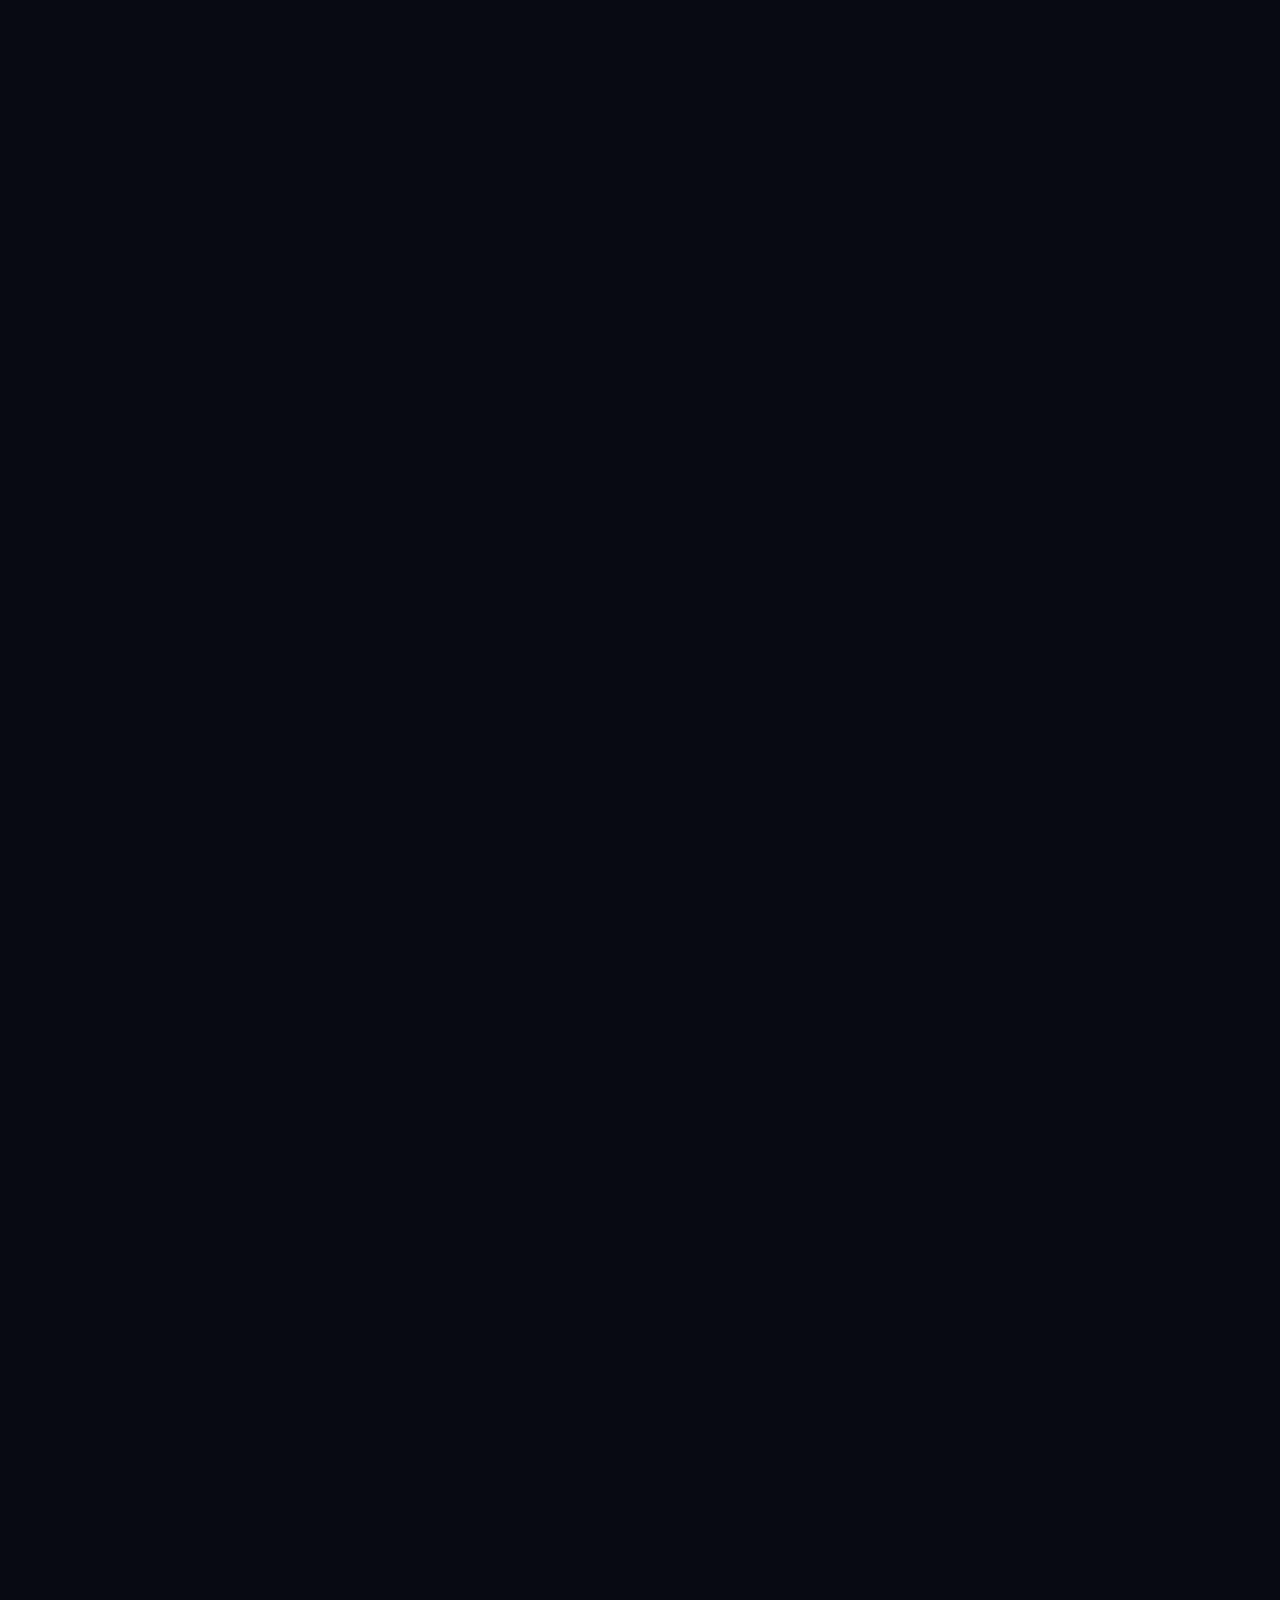
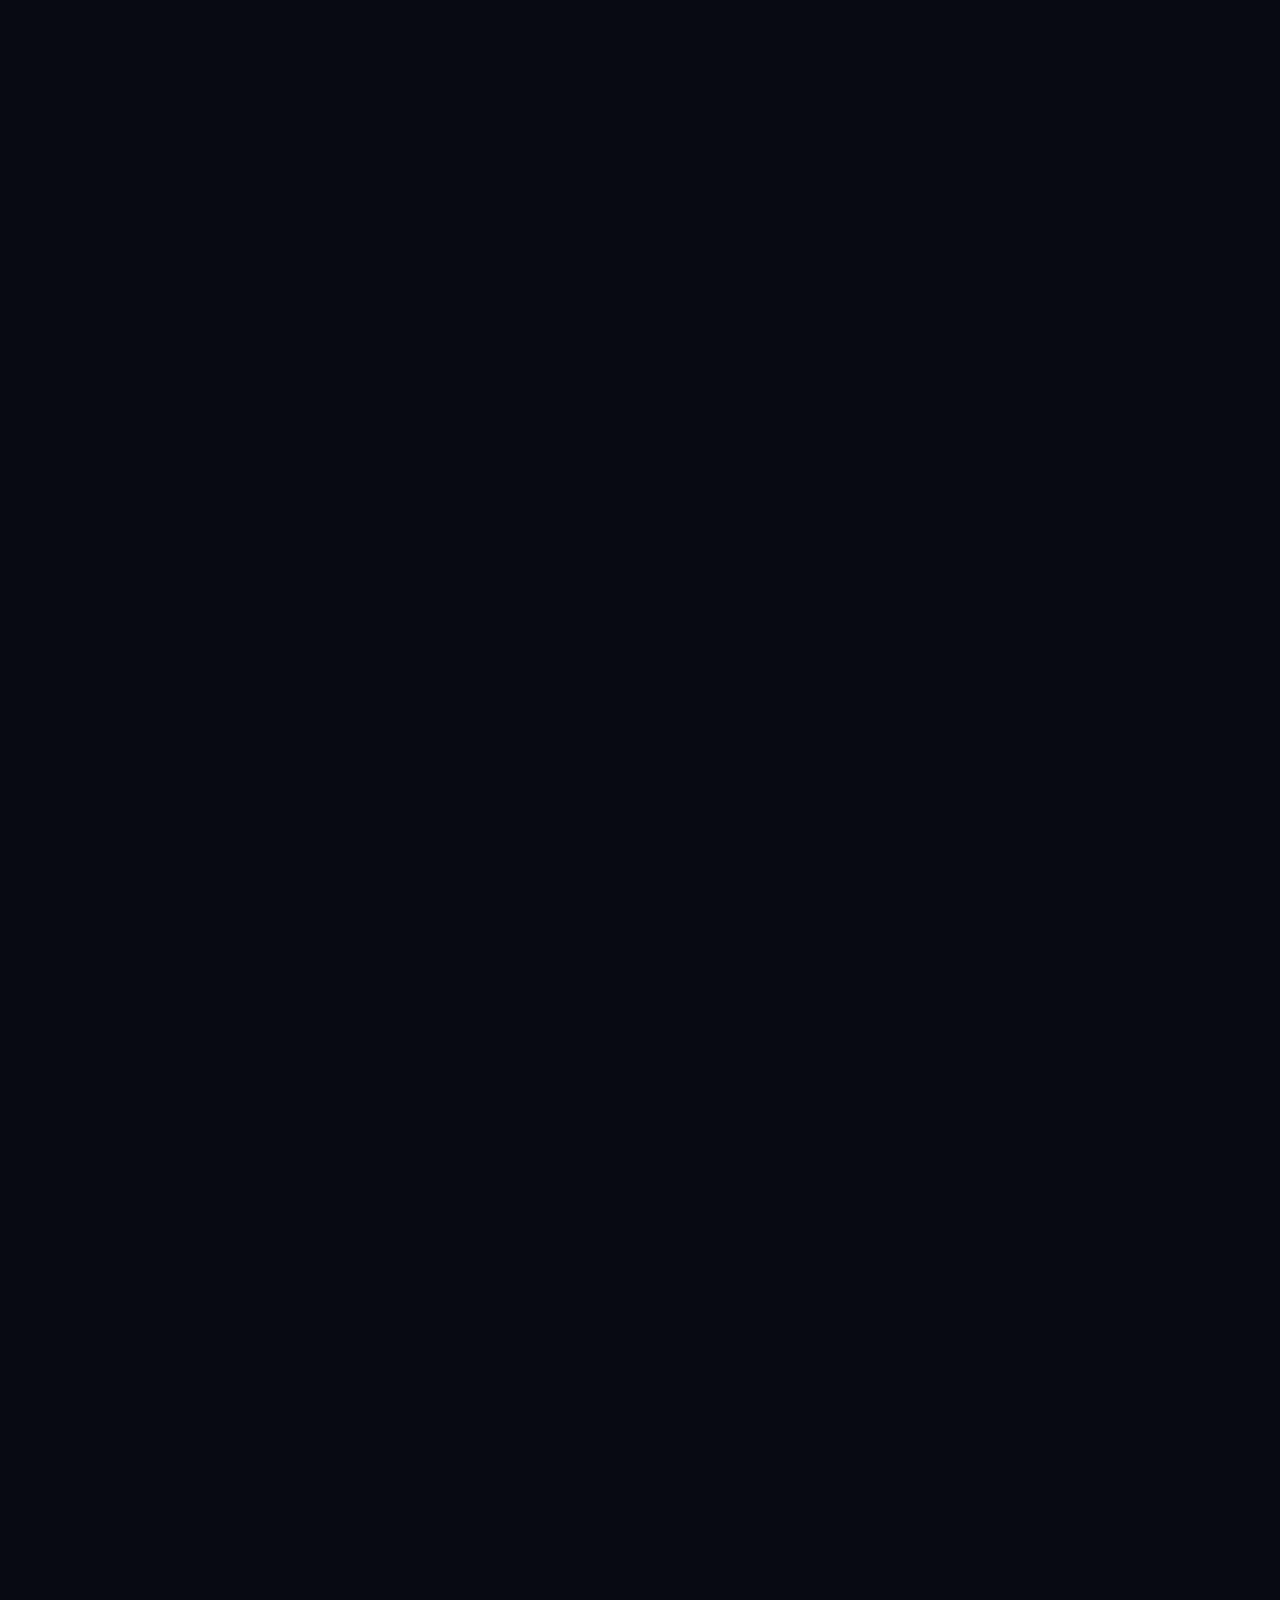
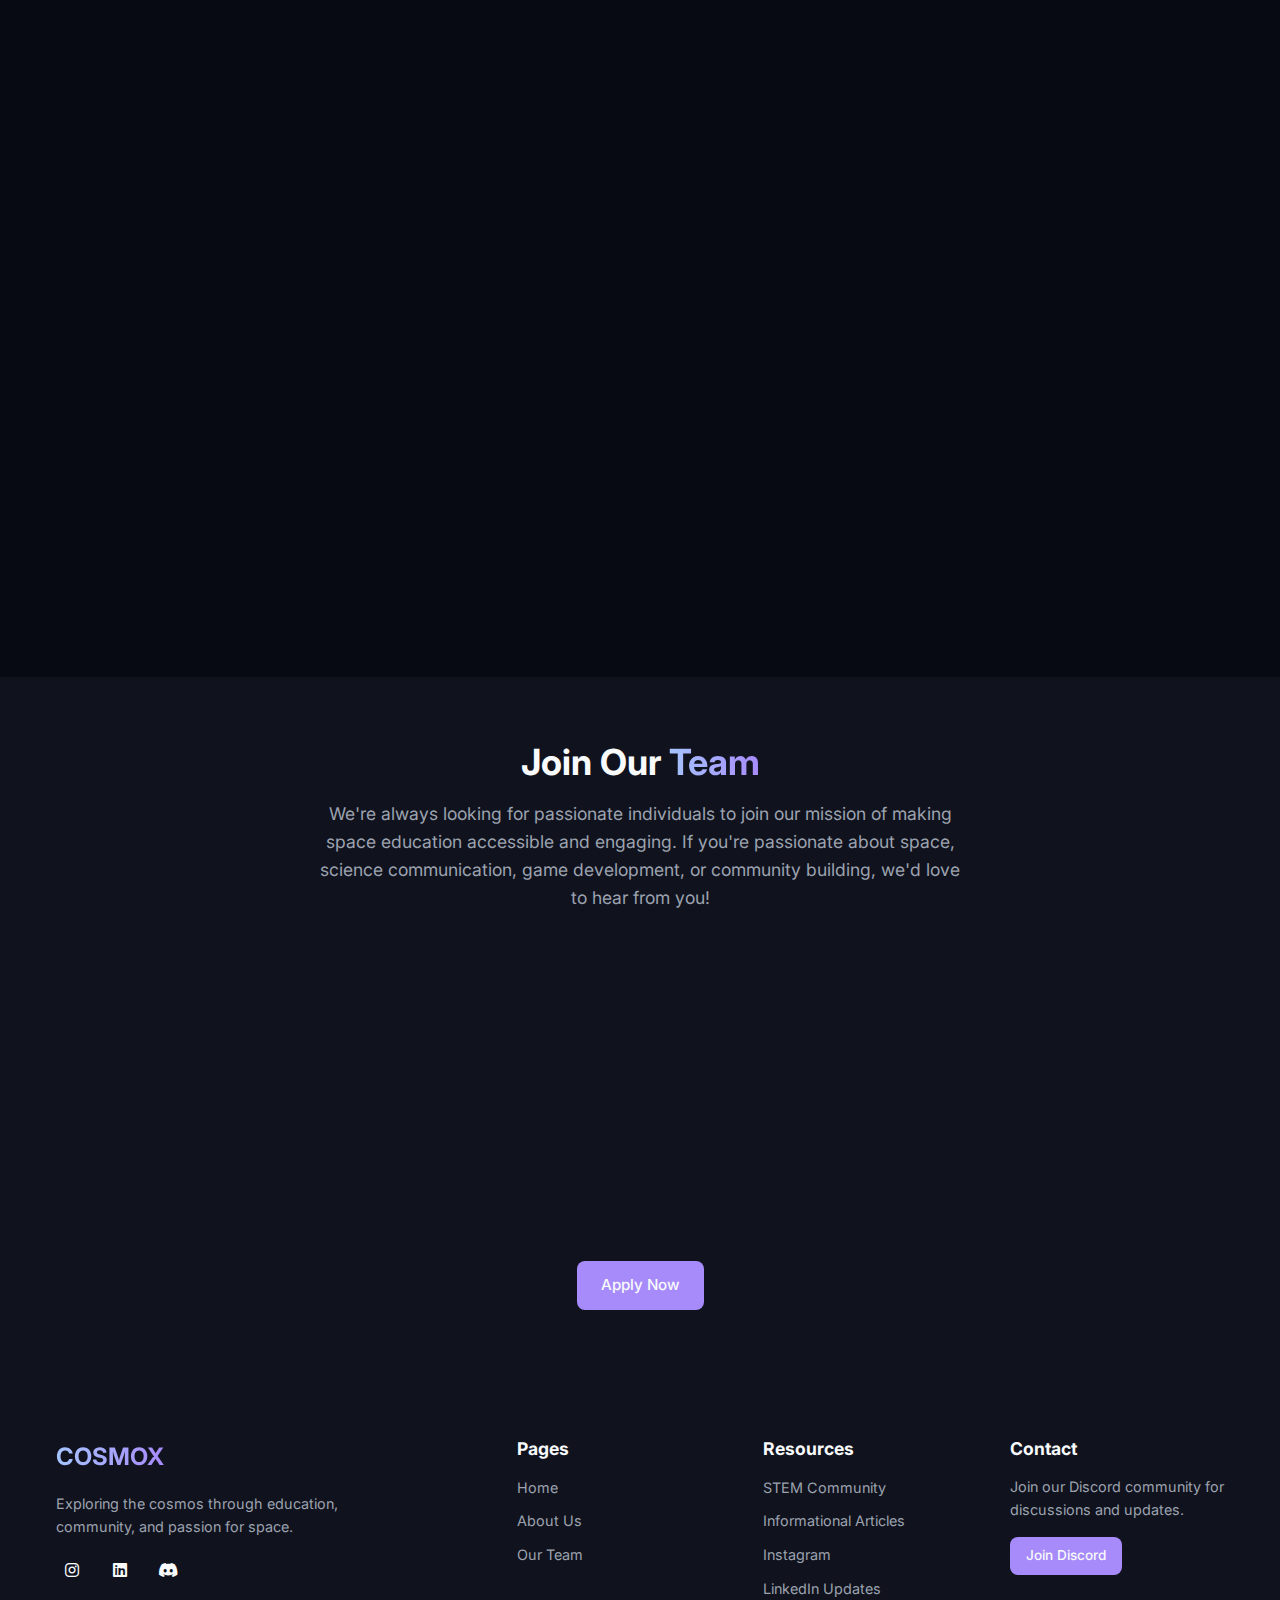
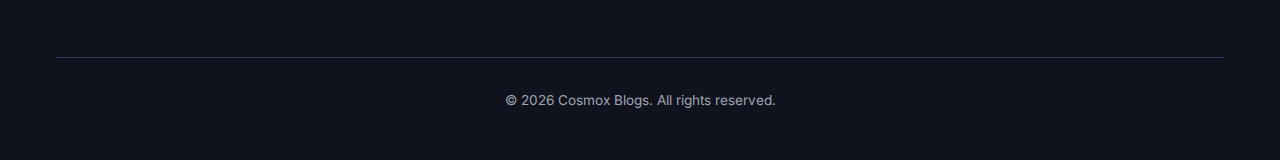
<file: team.html>
<!DOCTYPE html>
<html lang="en">
  <head>
    <meta charset="UTF-8" />
    <meta name="viewport" content="width=device-width, initial-scale=1.0" />
    <title>Team - Cosmox Blogs</title>
    <meta name="description" content="Meet the team behind Cosmox Blogs, a youth-led organization passionate about space exploration and STEM education." />
    
    <!-- Google Fonts -->
    <link rel="preconnect" href="https://fonts.googleapis.com">
    <link rel="preconnect" href="https://fonts.gstatic.com" crossorigin>
    <link href="https://fonts.googleapis.com/css2?family=Inter:wght@300;400;500;600;700&display=swap" rel="stylesheet">
    
    <!-- Font Awesome Icons -->
    <link rel="stylesheet" href="https://cdnjs.cloudflare.com/ajax/libs/font-awesome/6.4.0/css/all.min.css" />
    
    <!-- Custom CSS -->
    <link rel="stylesheet" href="css/style.css" />
    <link rel="stylesheet" href="css/animations.css" />
    <link rel="stylesheet" href="css/responsive.css" />
    
    <!-- AOS Library -->
    <link rel="stylesheet" href="https://unpkg.com/aos@next/dist/aos.css" />

    <link rel="shortcut icon" type="image/jpg" href="public/images/Cosmox Blogs.jpg"/>
  </head>

  <body>
    <!-- Header / Navigation -->
    <header id="header">
      <div class="container">
        <nav class="navbar">
          <a href="index.html" class="logo">COSMOX BLOGS</a>
          
          <div class="menu-toggle">
            <i class="fas fa-bars"></i>
          </div>
          
          <ul class="nav-menu">
            <li><a href="index.html">Home</a></li>
            <li><a href="about.html">About</a></li>
            <li><a href="team.html" class="active">Team</a></li>
            <li class="social-items">
              <a href="https://www.instagram.com/cosmox.blogs/" target="_blank" class="social-icon">
                <i class="fab fa-instagram"></i>
              </a>
              <a href="https://www.linkedin.com/company/cosmox-blogs/" target="_blank" class="social-icon">
                <i class="fab fa-linkedin"></i>
              </a>
            </li>
            <li>
              <a href="https://discord.gg/jhCSxefyYu" target="_blank" class="discord-btn">
                Join Community
              </a>
            </li>
          </ul>
        </nav>
      </div>
    </header>

    <!-- Page Header -->
    <section id="page-header" class="team-header">
      <div class="star-field">
        <div class="stars-small"></div>
        <div class="stars-medium"></div>
        <div class="stars-large"></div>
      </div>
      
      <div class="container">
        <div class="page-header-content">
          <h1 class="page-title">
            Meet Our <span class="gradient-text">Team</span>
          </h1>
          <p class="page-subtitle">
            The passionate individuals behind Cosmox Blogs working to make space education accessible and engaging.
          </p>
        </div>
      </div>
    </section>

    <!-- Team Members Section -->
    <section id="team-members" class="section">
      <div class="container">
        <div class="team-grid">

          <div class="team-card" data-aos="fade-up">
            <div class="team-image">
              <!-- <div class="team-avatar">
                <i class="fas fa-user"></i>
              </div> -->
              <img src="public/teamimage/aditya_sinha_ceo.jpeg" height="100%"/>
            </div>
            <div class="team-content">
              <h3 class="team-name">Aditya Sinha</h3>
              <p class="team-position">Founder & CEO</p>
              <p class="team-bio">A grade 12 student passionate about aerospace engineering, computer science, and science communication. Being the CEO I lead article writing, graphics design, team management, and platform growth to make science more accessible to everyone.</p>
              <div class="team-social">
                <a href="https://instagram.com/" target="_blank" class="social-icon">
                  <i class="fab fa-instagram"></i>
                </a>
                <a href="https://linkedin.com/" target="_blank" class="social-icon">
                  <i class="fab fa-linkedin"></i>
                </a>
              </div>
            </div>
          </div>

          <div class="team-card" data-aos="fade-up" data-aos-delay="100">
            <div class="team-image">
              <!-- <div class="team-avatar">
                <i class="fas fa-user"></i>
              </div> -->
              <img src="public/teamimage/nishant.png" height="100%"/>
            </div>
            <div class="team-content">
              <h3 class="team-name">Nishant Choudhary</h3>
              <p class="team-position">Vice President & Head of Research & Writing</p>
              <p class="team-bio">A Grade 12 student passionate about physics and aerospace engineering. Serving as the Vice President and Head of Research & Writing, I lead the research process and ensure the quality and accuracy of our science articles.</p>
              <div class="team-social">
                <a href="https://instagram.com/" target="_blank" class="social-icon">
                  <i class="fab fa-instagram"></i>
                </a>
                <a href="https://linkedin.com/" target="_blank" class="social-icon">
                  <i class="fab fa-linkedin"></i>
                </a>
              </div>
            </div>
          </div>

          <div class="team-card" data-aos="fade-up" data-aos-delay="200">
            <div class="team-image">
              <!-- <div class="team-avatar">
                <i class="fas fa-user"></i>
              </div> -->
              <img src="public/teamimage/mona.jpeg" height="100%"/>
            </div>
            <div class="team-content">
              <h3 class="team-name">Nomundari Erdenebayar</h3>
              <p class="team-position">Head of Design & Content Creation</p>
              <p class="team-bio"> A high school graduate passionate about design, soon to major in Chemical Engineering in college. As the Head of Design & Content Creation, I lead visual design and help bring science to life through engaging content.</p>
              <div class="team-social">
                <a href="https://instagram.com/" target="_blank" class="social-icon">
                  <i class="fab fa-instagram"></i>
                </a>
                <a href="https://linkedin.com/" target="_blank" class="social-icon">
                  <i class="fab fa-linkedin"></i>
                </a>
              </div>
            </div>
          </div>

          <div class="team-card" data-aos="fade-up" data-aos-delay="300">
            <div class="team-image">
              <!-- <div class="team-avatar">
                <i class="fas fa-user"></i>
              </div> -->
              <img src="public/teamimage/aarush.jpeg" height="100%"/>
            </div>
            <div class="team-content">
              <h3 class="team-name">Aarush Mahajan</h3>
              <p class="team-position">President</p>
              <p class="team-bio"></p>
              <div class="team-social">
                <a href="https://instagram.com/" target="_blank" class="social-icon">
                  <i class="fab fa-instagram"></i>
                </a>
                <a href="https://linkedin.com/" target="_blank" class="social-icon">
                  <i class="fab fa-linkedin"></i>
                </a>
              </div>
            </div>
          </div>

          <div class="team-card" data-aos="fade-up" data-aos-delay="300">
            <div class="team-image">
              <!-- <div class="team-avatar">
                <i class="fas fa-user"></i>
              </div> -->
              <img src="public/teamimage/sumedh.png" height="100%"/>
            </div>
            <div class="team-content">
              <h3 class="team-name">Sumedh Panaskar</h3>
              <p class="team-position">Head of Biology Department</p>
              <p class="team-bio"></p>
              <div class="team-social">
                <a href="https://instagram.com/" target="_blank" class="social-icon">
                  <i class="fab fa-instagram"></i>
                </a>
                <a href="https://linkedin.com/" target="_blank" class="social-icon">
                  <i class="fab fa-linkedin"></i>
                </a>
              </div>
            </div>
          </div>

          <div class="team-card" data-aos="fade-up" data-aos-delay="300">
            <div class="team-image">
              <!-- <div class="team-avatar">
                <i class="fas fa-user"></i>
              </div> -->
              <img src="public/teamimage/vanshika.jpeg" height="100%"/>
            </div>
            <div class="team-content">
              <h3 class="team-name">Vanshika Nidhi</h3>
              <p class="team-position">Head of Physics & Technology Department</p>
              <p class="team-bio"></p>
              <div class="team-social">
                <a href="https://instagram.com/" target="_blank" class="social-icon">
                  <i class="fab fa-instagram"></i>
                </a>
                <a href="https://linkedin.com/" target="_blank" class="social-icon">
                  <i class="fab fa-linkedin"></i>
                </a>
              </div>
            </div>
          </div>

          <div class="team-card" data-aos="fade-up" data-aos-delay="300">
            <div class="team-image">
              <!-- <div class="team-avatar">
                <i class="fas fa-user"></i>
              </div> -->
              <img src="public/teamimage/sarbajit1.png" height="100%"/>
            </div>
            <div class="team-content">
              <h3 class="team-name">Sarbajit Sengupta</h3>
              <p class="team-position">Head of Discord STEM Community</p>
              <p class="team-bio"></p>
              <div class="team-social">
                <a href="https://instagram.com/" target="_blank" class="social-icon">
                  <i class="fab fa-instagram"></i>
                </a>
                <a href="https://linkedin.com/" target="_blank" class="social-icon">
                  <i class="fab fa-linkedin"></i>
                </a>
              </div>
            </div>
          </div>

          <div class="team-card" data-aos="fade-up" data-aos-delay="300">
            <div class="team-image">
              <!-- <div class="team-avatar">
                <i class="fas fa-user"></i>
              </div> -->
              <img src="public/teamimage/devanhorn.jpg" height="100%"/>
            </div>
            <div class="team-content">
              <h3 class="team-name">Devan Horn</h3>
              <p class="team-position">Head of Marketing</p>
              <p class="team-bio"></p>
              <div class="team-social">
                <a href="https://instagram.com/" target="_blank" class="social-icon">
                  <i class="fab fa-instagram"></i>
                </a>
                <a href="https://linkedin.com/" target="_blank" class="social-icon">
                  <i class="fab fa-linkedin"></i>
                </a>
              </div>
            </div>
          </div>

          <div class="team-card" data-aos="fade-up" data-aos-delay="300">
            <div class="team-image">
              <!-- <div class="team-avatar">
                <i class="fas fa-user"></i>
              </div> -->
              <img src="public/teamimage/sanat.png" height="100%"/>
            </div>
            <div class="team-content">
              <h3 class="team-name">Sanat Wagh</h3>
              <p class="team-position">Game Developer & Designer</p>
              <p class="team-bio"></p>
              <div class="team-social">
                <a href="https://instagram.com/" target="_blank" class="social-icon">
                  <i class="fab fa-instagram"></i>
                </a>
                <a href="https://linkedin.com/" target="_blank" class="social-icon">
                  <i class="fab fa-linkedin"></i>
                </a>
              </div>
            </div>
          </div>

          <div class="team-card" data-aos="fade-up" data-aos-delay="300">
            <div class="team-image">
              <!-- <div class="team-avatar">
                <i class="fas fa-user"></i>
              </div> -->
              <img src="public/teamimage/patrick.png" height="100%"/>
            </div>
            <div class="team-content">
              <h3 class="team-name">Patrick Aj Bajaro</h3>
              <p class="team-position">Senior Article Writer & Researcher</p>
              <p class="team-bio"></p>
              <div class="team-social">
                <a href="https://instagram.com/" target="_blank" class="social-icon">
                  <i class="fab fa-instagram"></i>
                </a>
                <a href="https://linkedin.com/" target="_blank" class="social-icon">
                  <i class="fab fa-linkedin"></i>
                </a>
              </div>
            </div>
          </div>

          <div class="team-card" data-aos="fade-up" data-aos-delay="300">
            <div class="team-image">
              <!-- <div class="team-avatar">
                <i class="fas fa-user"></i>
              </div> -->
              <img src="public/teamimage/ariha_jain.png" height="100%"/>
            </div>
            <div class="team-content">
              <h3 class="team-name">Ariha Jain</h3>
              <p class="team-position">Senior Article Writer & Researcher</p>
              <p class="team-bio"></p>
              <div class="team-social">
                <a href="https://instagram.com/" target="_blank" class="social-icon">
                  <i class="fab fa-instagram"></i>
                </a>
                <a href="https://linkedin.com/" target="_blank" class="social-icon">
                  <i class="fab fa-linkedin"></i>
                </a>
              </div>
            </div>
          </div>

          <div class="team-card" data-aos="fade-up" data-aos-delay="300">
            <div class="team-image">
              <!-- <div class="team-avatar">
                <i class="fas fa-user"></i>
              </div> -->
              <img src="public/teamimage/pranjali.png" height="100%"/>
            </div>
            <div class="team-content">
              <h3 class="team-name">Pranjali Srivastava</h3>
              <p class="team-position">Graphics Designer & Researcher</p>
              <p class="team-bio"></p>
              <div class="team-social">
                <a href="https://instagram.com/" target="_blank" class="social-icon">
                  <i class="fab fa-instagram"></i>
                </a>
                <a href="https://linkedin.com/" target="_blank" class="social-icon">
                  <i class="fab fa-linkedin"></i>
                </a>
              </div>
            </div>
          </div>

          <div class="team-card" data-aos="fade-up" data-aos-delay="300">
            <div class="team-image">
              <!-- <div class="team-avatar">
                <i class="fas fa-user"></i>
              </div> -->
              <img src="public/teamimage/natasha.png" height="100%"/>
            </div>
            <div class="team-content">
              <h3 class="team-name">Natasha Raman</h3>
              <p class="team-position">Graphics Designer</p>
              <p class="team-bio"></p>
              <div class="team-social">
                <a href="https://instagram.com/" target="_blank" class="social-icon">
                  <i class="fab fa-instagram"></i>
                </a>
                <a href="https://linkedin.com/" target="_blank" class="social-icon">
                  <i class="fab fa-linkedin"></i>
                </a>
              </div>
            </div>
          </div>

          <div class="team-card" data-aos="fade-up" data-aos-delay="300">
            <div class="team-image">
              <!-- <div class="team-avatar">
                <i class="fas fa-user"></i>
              </div> -->
              <img src="public/teamimage/trusha.png" height="100%"/>
            </div>
            <div class="team-content">
              <h3 class="team-name">Trusha Bhatkulkar</h3>
              <p class="team-position">Article Writer & Researcher</p>
              <p class="team-bio"></p>
              <div class="team-social">
                <a href="https://instagram.com/" target="_blank" class="social-icon">
                  <i class="fab fa-instagram"></i>
                </a>
                <a href="https://linkedin.com/" target="_blank" class="social-icon">
                  <i class="fab fa-linkedin"></i>
                </a>
              </div>
            </div>
          </div>

          <div class="team-card" data-aos="fade-up" data-aos-delay="300">
            <div class="team-image">
              <!-- <div class="team-avatar">
                <i class="fas fa-user"></i>
              </div> -->
              <img src="public/teamimage/nabeeha.png" height="100%"/>
            </div>
            <div class="team-content">
              <h3 class="team-name">Nabeeha Abdul Azeez</h3>
              <p class="team-position">Graphics Designer</p>
              <p class="team-bio"></p>
              <div class="team-social">
                <a href="https://instagram.com/" target="_blank" class="social-icon">
                  <i class="fab fa-instagram"></i>
                </a>
                <a href="https://linkedin.com/" target="_blank" class="social-icon">
                  <i class="fab fa-linkedin"></i>
                </a>
              </div>
            </div>
          </div>

          <div class="team-card" data-aos="fade-up" data-aos-delay="300">
            <div class="team-image">
              <!-- <div class="team-avatar">
                <i class="fas fa-user"></i>
              </div> -->
              <img src="public/teamimage/rui.png" height="100%"/>
            </div>
            <div class="team-content">
              <h3 class="team-name">Rui katkar</h3>
              <p class="team-position">Newsletter Lead & Writer</p>
              <p class="team-bio"></p>
              <div class="team-social">
                <a href="https://instagram.com/" target="_blank" class="social-icon">
                  <i class="fab fa-instagram"></i>
                </a>
                <a href="https://linkedin.com/" target="_blank" class="social-icon">
                  <i class="fab fa-linkedin"></i>
                </a>
              </div>
            </div>
          </div>

          <div class="team-card" data-aos="fade-up" data-aos-delay="300">
            <div class="team-image">
              <!-- <div class="team-avatar">
                <i class="fas fa-user"></i>
              </div> -->
              <img src="public/teamimage/nitya.jpg" height="100%"/>
            </div>
            <div class="team-content">
              <h3 class="team-name">Nitya Kaslay</h3>
              <p class="team-position">Graphics Designer</p>
              <p class="team-bio"></p>
              <div class="team-social">
                <a href="https://instagram.com/" target="_blank" class="social-icon">
                  <i class="fab fa-instagram"></i>
                </a>
                <a href="https://linkedin.com/" target="_blank" class="social-icon">
                  <i class="fab fa-linkedin"></i>
                </a>
              </div>
            </div>
          </div>

          <div class="team-card" data-aos="fade-up" data-aos-delay="300">
            <div class="team-image">
              <!-- <div class="team-avatar">
                <i class="fas fa-user"></i>
              </div> -->
              <img src="public/teamimage/vitasta.png" height="100%"/>
            </div>
            <div class="team-content">
              <h3 class="team-name">Vitasta Kaul</h3>
              <p class="team-position">Graphics Designer</p>
              <p class="team-bio"></p>
              <div class="team-social">
                <a href="https://instagram.com/" target="_blank" class="social-icon">
                  <i class="fab fa-instagram"></i>
                </a>
                <a href="https://linkedin.com/" target="_blank" class="social-icon">
                  <i class="fab fa-linkedin"></i>
                </a>
              </div>
            </div>
          </div>

          <div class="team-card" data-aos="fade-up" data-aos-delay="300">
            <div class="team-image">
              <!-- <div class="team-avatar">
                <i class="fas fa-user"></i>
              </div> -->
              <img src="public/teamimage/saanvi.jpeg" height="100%"/>
            </div>
            <div class="team-content">
              <h3 class="team-name">Saanvi Inamke</h3>
              <p class="team-position">Graphics Designer & Script Writer</p>
              <p class="team-bio"></p>
              <div class="team-social">
                <a href="https://instagram.com/" target="_blank" class="social-icon">
                  <i class="fab fa-instagram"></i>
                </a>
                <a href="https://linkedin.com/" target="_blank" class="social-icon">
                  <i class="fab fa-linkedin"></i>
                </a>
              </div>
            </div>
          </div>

          <div class="team-card" data-aos="fade-up" data-aos-delay="300">
            <div class="team-image">
              <!-- <div class="team-avatar">
                <i class="fas fa-user"></i>
              </div> -->
              <img src="public/images/Cosmox Blogs.jpg" height="100%"/>
            </div>
            <div class="team-content">
              <h3 class="team-name">Nikhitha Jothilingam</h3>
              <p class="team-position">Article Writer, Researcher & Operations Team</p>
              <p class="team-bio"></p>
              <div class="team-social">
                <a href="https://instagram.com/" target="_blank" class="social-icon">
                  <i class="fab fa-instagram"></i>
                </a>
                <a href="https://linkedin.com/" target="_blank" class="social-icon">
                  <i class="fab fa-linkedin"></i>
                </a>
              </div>
            </div>
          </div>

          <div class="team-card" data-aos="fade-up" data-aos-delay="300">
            <div class="team-image">
              <!-- <div class="team-avatar">
                <i class="fas fa-user"></i>
              </div> -->
              <img src="public/teamimage/rhea_reddy.png" height="100%"/>
            </div>
            <div class="team-content">
              <h3 class="team-name">Rhea Reddy</h3>
              <p class="team-position">Article Writer & Researcher</p>
              <p class="team-bio"></p>
              <div class="team-social">
                <a href="https://instagram.com/" target="_blank" class="social-icon">
                  <i class="fab fa-instagram"></i>
                </a>
                <a href="https://linkedin.com/" target="_blank" class="social-icon">
                  <i class="fab fa-linkedin"></i>
                </a>
              </div>
            </div>
          </div>

          <div class="team-card" data-aos="fade-up" data-aos-delay="300">
            <div class="team-image">
              <!-- <div class="team-avatar">
                <i class="fas fa-user"></i>
              </div> -->
              <img src="public/teamimage/hargun.png" height="100%"/>
            </div>
            <div class="team-content">
              <h3 class="team-name">Hargun Cheema</h3>
              <p class="team-position">Senior Article Writer & Researcher</p>
              <p class="team-bio"></p>
              <div class="team-social">
                <a href="https://instagram.com/" target="_blank" class="social-icon">
                  <i class="fab fa-instagram"></i>
                </a>
                <a href="https://linkedin.com/" target="_blank" class="social-icon">
                  <i class="fab fa-linkedin"></i>
                </a>
              </div>
            </div>
          </div>

          <div class="team-card" data-aos="fade-up" data-aos-delay="300">
            <div class="team-image">
              <!-- <div class="team-avatar">
                <i class="fas fa-user"></i>
              </div> -->
              <img src="public/teamimage/krishna.png" height="100%"/>
            </div>
            <div class="team-content">
              <h3 class="team-name">Krishna Reddy</h3>
              <p class="team-position">Article Writer & Researcher</p>
              <p class="team-bio"></p>
              <div class="team-social">
                <a href="https://instagram.com/" target="_blank" class="social-icon">
                  <i class="fab fa-instagram"></i>
                </a>
                <a href="https://linkedin.com/" target="_blank" class="social-icon">
                  <i class="fab fa-linkedin"></i>
                </a>
              </div>
            </div>
          </div>

          <div class="team-card" data-aos="fade-up" data-aos-delay="300">
            <div class="team-image">
              <!-- <div class="team-avatar">
                <i class="fas fa-user"></i>
              </div> -->
              <img src="public/teamimage/Bavan.png" height="100%"/>
            </div>
            <div class="team-content">
              <h3 class="team-name">Bavan Pratheesh V</h3>
              <p class="team-position">Graphics Designer</p>
              <p class="team-bio"></p>
              <div class="team-social">
                <a href="https://instagram.com/" target="_blank" class="social-icon">
                  <i class="fab fa-instagram"></i>
                </a>
                <a href="https://linkedin.com/" target="_blank" class="social-icon">
                  <i class="fab fa-linkedin"></i>
                </a>
              </div>
            </div>
          </div>

          <div class="team-card" data-aos="fade-up" data-aos-delay="300">
            <div class="team-image">
              <!-- <div class="team-avatar">
                <i class="fas fa-user"></i>
              </div> -->
              <img src="public/images/Cosmox Blogs.jpg" height="100%"/>
            </div>
            <div class="team-content">
              <h3 class="team-name">Sara Kulkarni</h3>
              <p class="team-position">Article Writer & Researcher</p>
              <p class="team-bio"></p>
              <div class="team-social">
                <a href="https://instagram.com/" target="_blank" class="social-icon">
                  <i class="fab fa-instagram"></i>
                </a>
                <a href="https://linkedin.com/" target="_blank" class="social-icon">
                  <i class="fab fa-linkedin"></i>
                </a>
              </div>
            </div>
          </div>

          <div class="team-card" data-aos="fade-up" data-aos-delay="300">
            <div class="team-image">
              <!-- <div class="team-avatar">
                <i class="fas fa-user"></i>
              </div> -->
              <img src="public/images/Cosmox Blogs.jpg" height="100%"/>
            </div>
            <div class="team-content">
              <h3 class="team-name">Swanand Chavan</h3>
              <p class="team-position">Graphics Designer</p>
              <p class="team-bio"></p>
              <div class="team-social">
                <a href="https://instagram.com/" target="_blank" class="social-icon">
                  <i class="fab fa-instagram"></i>
                </a>
                <a href="https://linkedin.com/" target="_blank" class="social-icon">
                  <i class="fab fa-linkedin"></i>
                </a>
              </div>
            </div>
          </div>

          <div class="team-card" data-aos="fade-up" data-aos-delay="300">
            <div class="team-image">
              <!-- <div class="team-avatar">
                <i class="fas fa-user"></i>
              </div> -->
              <img src="public/images/Cosmox Blogs.jpg" height="100%"/>
            </div>
            <div class="team-content">
              <h3 class="team-name">Layla</h3>
              <p class="team-position">Article Writer & Researcher</p>
              <p class="team-bio"></p>
              <div class="team-social">
                <a href="https://instagram.com/" target="_blank" class="social-icon">
                  <i class="fab fa-instagram"></i>
                </a>
                <a href="https://linkedin.com/" target="_blank" class="social-icon">
                  <i class="fab fa-linkedin"></i>
                </a>
              </div>
            </div>
          </div>

          <div class="team-card" data-aos="fade-up" data-aos-delay="300">
            <div class="team-image">
              <!-- <div class="team-avatar">
                <i class="fas fa-user"></i>
              </div> -->
              <img src="public/images/Cosmox Blogs.jpg" height="100%"/>
            </div>
            <div class="team-content">
              <h3 class="team-name">Aryan Nair</h3>
              <p class="team-position">Video Editor</p>
              <p class="team-bio"></p>
              <div class="team-social">
                <a href="https://instagram.com/" target="_blank" class="social-icon">
                  <i class="fab fa-instagram"></i>
                </a>
                <a href="https://linkedin.com/" target="_blank" class="social-icon">
                  <i class="fab fa-linkedin"></i>
                </a>
              </div>
            </div>
          </div>

          <div class="team-card" data-aos="fade-up" data-aos-delay="300">
            <div class="team-image">
              <!-- <div class="team-avatar">
                <i class="fas fa-user"></i>
              </div> -->
              <img src="public/images/Cosmox Blogs.jpg" height="100%"/>
            </div>
            <div class="team-content">
              <h3 class="team-name">Samridhi</h3>
              <p class="team-position">Graphics Designer</p>
              <p class="team-bio"></p>
              <div class="team-social">
                <a href="https://instagram.com/" target="_blank" class="social-icon">
                  <i class="fab fa-instagram"></i>
                </a>
                <a href="https://linkedin.com/" target="_blank" class="social-icon">
                  <i class="fab fa-linkedin"></i>
                </a>
              </div>
            </div>
          </div>

          <div class="team-card" data-aos="fade-up" data-aos-delay="300">
            <div class="team-image">
              <!-- <div class="team-avatar">
                <i class="fas fa-user"></i>
              </div> -->
              <img src="public/images/Cosmox Blogs.jpg" height="100%"/>
            </div>
            <div class="team-content">
              <h3 class="team-name">Anton Newton</h3>
              <p class="team-position">Article Writer & Researcher</p>
              <p class="team-bio"></p>
              <div class="team-social">
                <a href="https://instagram.com/" target="_blank" class="social-icon">
                  <i class="fab fa-instagram"></i>
                </a>
                <a href="https://linkedin.com/" target="_blank" class="social-icon">
                  <i class="fab fa-linkedin"></i>
                </a>
              </div>
            </div>
          </div>

          <div class="team-card" data-aos="fade-up" data-aos-delay="300">
            <div class="team-image">
              <!-- <div class="team-avatar">
                <i class="fas fa-user"></i>
              </div> -->
              <img src="public/images/Cosmox Blogs.jpg" height="100%"/>
            </div>
            <div class="team-content">
              <h3 class="team-name">Anwesha Ganji</h3>
              <p class="team-position">Graphics Designer & Content Creator</p>
              <p class="team-bio"></p>
              <div class="team-social">
                <a href="https://instagram.com/" target="_blank" class="social-icon">
                  <i class="fab fa-instagram"></i>
                </a>
                <a href="https://linkedin.com/" target="_blank" class="social-icon">
                  <i class="fab fa-linkedin"></i>
                </a>
              </div>
            </div>
          </div>

          <div class="team-card" data-aos="fade-up" data-aos-delay="300">
            <div class="team-image">
              <!-- <div class="team-avatar">
                <i class="fas fa-user"></i>
              </div> -->
              <img src="public/images/Cosmox Blogs.jpg" height="100%"/>
            </div>
            <div class="team-content">
              <h3 class="team-name">Karthik Aggarwal</h3>
              <p class="team-position">Video Editor</p>
              <p class="team-bio"></p>
              <div class="team-social">
                <a href="https://instagram.com/" target="_blank" class="social-icon">
                  <i class="fab fa-instagram"></i>
                </a>
                <a href="https://linkedin.com/" target="_blank" class="social-icon">
                  <i class="fab fa-linkedin"></i>
                </a>
              </div>
            </div>
          </div>

          <div class="team-card" data-aos="fade-up" data-aos-delay="300">
            <div class="team-image">
              <!-- <div class="team-avatar">
                <i class="fas fa-user"></i>
              </div> -->
              <img src="public/images/Cosmox Blogs.jpg" height="100%"/>
            </div>
            <div class="team-content">
              <h3 class="team-name">Lovely Gebeyehu</h3>
              <p class="team-position">Article Writer & Researcher</p>
              <p class="team-bio"></p>
              <div class="team-social">
                <a href="https://instagram.com/" target="_blank" class="social-icon">
                  <i class="fab fa-instagram"></i>
                </a>
                <a href="https://linkedin.com/" target="_blank" class="social-icon">
                  <i class="fab fa-linkedin"></i>
                </a>
              </div>
            </div>
          </div>

          <div class="team-card" data-aos="fade-up" data-aos-delay="300">
            <div class="team-image">
              <!-- <div class="team-avatar">
                <i class="fas fa-user"></i>
              </div> -->
              <img src="public/images/Cosmox Blogs.jpg" height="100%"/>
            </div>
            <div class="team-content">
              <h3 class="team-name">Nandini Karmakar</h3>
              <p class="team-position">Article Writer & Researcher</p>
              <p class="team-bio"></p>
              <div class="team-social">
                <a href="https://instagram.com/" target="_blank" class="social-icon">
                  <i class="fab fa-instagram"></i>
                </a>
                <a href="https://linkedin.com/" target="_blank" class="social-icon">
                  <i class="fab fa-linkedin"></i>
                </a>
              </div>
            </div>
          </div>

          <div class="team-card" data-aos="fade-up" data-aos-delay="300">
            <div class="team-image">
              <!-- <div class="team-avatar">
                <i class="fas fa-user"></i>
              </div> -->
              <img src="public/images/Cosmox Blogs.jpg" height="100%"/>
            </div>
            <div class="team-content">
              <h3 class="team-name">Peter</h3>
              <p class="team-position">Web Developer</p>
              <p class="team-bio"></p>
              <div class="team-social">
                <a href="https://instagram.com/" target="_blank" class="social-icon">
                  <i class="fab fa-instagram"></i>
                </a>
                <a href="https://linkedin.com/" target="_blank" class="social-icon">
                  <i class="fab fa-linkedin"></i>
                </a>
              </div>
            </div>
          </div>

          <div class="team-card" data-aos="fade-up" data-aos-delay="300">
            <div class="team-image">
              <!-- <div class="team-avatar">
                <i class="fas fa-user"></i>
              </div> -->
              <img src="public/images/Cosmox Blogs.jpg" height="100%"/>
            </div>
            <div class="team-content">
              <h3 class="team-name">Roojhal Jain</h3>
              <p class="team-position">Graphics Designer</p>
              <p class="team-bio"></p>
              <div class="team-social">
                <a href="https://instagram.com/" target="_blank" class="social-icon">
                  <i class="fab fa-instagram"></i>
                </a>
                <a href="https://linkedin.com/" target="_blank" class="social-icon">
                  <i class="fab fa-linkedin"></i>
                </a>
              </div>
            </div>
          </div>

          <div class="team-card" data-aos="fade-up" data-aos-delay="300">
            <div class="team-image">
              <!-- <div class="team-avatar">
                <i class="fas fa-user"></i>
              </div> -->
              <img src="public/images/Cosmox Blogs.jpg" height="100%"/>
            </div>
            <div class="team-content">
              <h3 class="team-name">Soham Surve</h3>
              <p class="team-position">Article Writer & Researcher</p>
              <p class="team-bio"></p>
              <div class="team-social">
                <a href="https://instagram.com/" target="_blank" class="social-icon">
                  <i class="fab fa-instagram"></i>
                </a>
                <a href="https://linkedin.com/" target="_blank" class="social-icon">
                  <i class="fab fa-linkedin"></i>
                </a>
              </div>
            </div>
          </div>

          <div class="team-card" data-aos="fade-up" data-aos-delay="300">
            <div class="team-image">
              <!-- <div class="team-avatar">
                <i class="fas fa-user"></i>
              </div> -->
              <img src="public/images/Cosmox Blogs.jpg" height="100%"/>
            </div>
            <div class="team-content">
              <h3 class="team-name">Tanush</h3>
              <p class="team-position">Graphics Designer</p>
              <p class="team-bio"></p>
              <div class="team-social">
                <a href="https://instagram.com/" target="_blank" class="social-icon">
                  <i class="fab fa-instagram"></i>
                </a>
                <a href="https://linkedin.com/" target="_blank" class="social-icon">
                  <i class="fab fa-linkedin"></i>
                </a>
              </div>
            </div>
          </div>

          <div class="team-card" data-aos="fade-up" data-aos-delay="300">
            <div class="team-image">
              <!-- <div class="team-avatar">
                <i class="fas fa-user"></i>
              </div> -->
              <img src="public/images/Cosmox Blogs.jpg" height="100%"/>
            </div>
            <div class="team-content">
              <h3 class="team-name">Ujjwal Agrawal</h3>
              <p class="team-position">Article Writer & Researcher</p>
              <p class="team-bio"></p>
              <div class="team-social">
                <a href="https://instagram.com/" target="_blank" class="social-icon">
                  <i class="fab fa-instagram"></i>
                </a>
                <a href="https://linkedin.com/" target="_blank" class="social-icon">
                  <i class="fab fa-linkedin"></i>
                </a>
              </div>
            </div>
          </div>

          <div class="team-card" data-aos="fade-up" data-aos-delay="300">
            <div class="team-image">
              <!-- <div class="team-avatar">
                <i class="fas fa-user"></i>
              </div> -->
              <img src="public/images/Cosmox Blogs.jpg" height="100%"/>
            </div>
            <div class="team-content">
              <h3 class="team-name">Yeabsera</h3>
              <p class="team-position">Graphics Designer</p>
              <p class="team-bio"></p>
              <div class="team-social">
                <a href="https://instagram.com/" target="_blank" class="social-icon">
                  <i class="fab fa-instagram"></i>
                </a>
                <a href="https://linkedin.com/" target="_blank" class="social-icon">
                  <i class="fab fa-linkedin"></i>
                </a>
              </div>
            </div>
          </div>

          <div class="team-card" data-aos="fade-up" data-aos-delay="300">
            <div class="team-image">
              <!-- <div class="team-avatar">
                <i class="fas fa-user"></i>
              </div> -->
              <img src="public/images/Cosmox Blogs.jpg" height="100%"/>
            </div>
            <div class="team-content">
              <h3 class="team-name">Zen</h3>
              <p class="team-position">Article Writer & Researcher</p>
              <p class="team-bio"></p>
              <div class="team-social">
                <a href="https://instagram.com/" target="_blank" class="social-icon">
                  <i class="fab fa-instagram"></i>
                </a>
                <a href="https://linkedin.com/" target="_blank" class="social-icon">
                  <i class="fab fa-linkedin"></i>
                </a>
              </div>
            </div>
          </div>

          <div class="team-card" data-aos="fade-up" data-aos-delay="300">
            <div class="team-image">
              <!-- <div class="team-avatar">
                <i class="fas fa-user"></i>
              </div> -->
              <img src="public/images/Cosmox Blogs.jpg" height="100%"/>
            </div>
            <div class="team-content">
              <h3 class="team-name">Riddhi Rajput</h3>
              <p class="team-position">Article Writer & Researcher</p>
              <p class="team-bio"></p>
              <div class="team-social">
                <a href="https://instagram.com/" target="_blank" class="social-icon">
                  <i class="fab fa-instagram"></i>
                </a>
                <a href="https://linkedin.com/" target="_blank" class="social-icon">
                  <i class="fab fa-linkedin"></i>
                </a>
              </div>
            </div>
          </div>

          <div class="team-card" data-aos="fade-up" data-aos-delay="300">
            <div class="team-image">
              <!-- <div class="team-avatar">
                <i class="fas fa-user"></i>
              </div> -->
              <img src="public/images/Cosmox Blogs.jpg" height="100%"/>
            </div>
            <div class="team-content">
              <h3 class="team-name">Daksh Hardiya</h3>
              <p class="team-position">Article Writer & Researcher</p>
              <p class="team-bio"></p>
              <div class="team-social">
                <a href="https://instagram.com/" target="_blank" class="social-icon">
                  <i class="fab fa-instagram"></i>
                </a>
                <a href="https://linkedin.com/" target="_blank" class="social-icon">
                  <i class="fab fa-linkedin"></i>
                </a>
              </div>
            </div>
          </div>

          <div class="team-card" data-aos="fade-up" data-aos-delay="300">
            <div class="team-image">
              <!-- <div class="team-avatar">
                <i class="fas fa-user"></i>
              </div> -->
              <img src="public/images/Cosmox Blogs.jpg" height="100%"/>
            </div>
            <div class="team-content">
              <h3 class="team-name">Riddhi Khandelwal</h3>
              <p class="team-position">Article Writer & Researcher</p>
              <p class="team-bio"></p>
              <div class="team-social">
                <a href="https://instagram.com/" target="_blank" class="social-icon">
                  <i class="fab fa-instagram"></i>
                </a>
                <a href="https://linkedin.com/" target="_blank" class="social-icon">
                  <i class="fab fa-linkedin"></i>
                </a>
              </div>
            </div>
          </div>

          <div class="team-card" data-aos="fade-up" data-aos-delay="300">
            <div class="team-image">
              <!-- <div class="team-avatar">
                <i class="fas fa-user"></i>
              </div> -->
              <img src="public/images/Cosmox Blogs.jpg" height="100%"/>
            </div>
            <div class="team-content">
              <h3 class="team-name">Gazi</h3>
              <p class="team-position">Newsletter Writer</p>
              <p class="team-bio"></p>
              <div class="team-social">
                <a href="https://instagram.com/" target="_blank" class="social-icon">
                  <i class="fab fa-instagram"></i>
                </a>
                <a href="https://linkedin.com/" target="_blank" class="social-icon">
                  <i class="fab fa-linkedin"></i>
                </a>
              </div>
            </div>
          </div>

          <div class="team-card" data-aos="fade-up" data-aos-delay="300">
            <div class="team-image">
              <!-- <div class="team-avatar">
                <i class="fas fa-user"></i>
              </div> -->
              <img src="public/images/Cosmox Blogs.jpg" height="100%"/>
            </div>
            <div class="team-content">
              <h3 class="team-name">Jacco</h3>
              <p class="team-position">Article Writer & Researcher</p>
              <p class="team-bio"></p>
              <div class="team-social">
                <a href="https://instagram.com/" target="_blank" class="social-icon">
                  <i class="fab fa-instagram"></i>
                </a>
                <a href="https://linkedin.com/" target="_blank" class="social-icon">
                  <i class="fab fa-linkedin"></i>
                </a>
              </div>
            </div>
          </div>

          <div class="team-card" data-aos="fade-up" data-aos-delay="300">
            <div class="team-image">
              <!-- <div class="team-avatar">
                <i class="fas fa-user"></i>
              </div> -->
              <img src="public/images/Cosmox Blogs.jpg" height="100%"/>
            </div>
            <div class="team-content">
              <h3 class="team-name">Sriram</h3>
              <p class="team-position">Article Writer & Researcher</p>
              <p class="team-bio"></p>
              <div class="team-social">
                <a href="https://instagram.com/" target="_blank" class="social-icon">
                  <i class="fab fa-instagram"></i>
                </a>
                <a href="https://linkedin.com/" target="_blank" class="social-icon">
                  <i class="fab fa-linkedin"></i>
                </a>
              </div>
            </div>
          </div>

          <div class="team-card" data-aos="fade-up" data-aos-delay="300">
            <div class="team-image">
              <!-- <div class="team-avatar">
                <i class="fas fa-user"></i>
              </div> -->
              <img src="public/images/Cosmox Blogs.jpg" height="100%"/>
            </div>
            <div class="team-content">
              <h3 class="team-name">To Vu Phuc Dang</h3>
              <p class="team-position">Graphics Designer</p>
              <p class="team-bio"></p>
              <div class="team-social">
                <a href="https://instagram.com/" target="_blank" class="social-icon">
                  <i class="fab fa-instagram"></i>
                </a>
                <a href="https://linkedin.com/" target="_blank" class="social-icon">
                  <i class="fab fa-linkedin"></i>
                </a>
              </div>
            </div>
          </div>

          <div class="team-card" data-aos="fade-up" data-aos-delay="300">
            <div class="team-image">
              <!-- <div class="team-avatar">
                <i class="fas fa-user"></i>
              </div> -->
              <img src="public/images/Cosmox Blogs.jpg" height="100%"/>
            </div>
            <div class="team-content">
              <h3 class="team-name">Tanvhir</h3>
              <p class="team-position">Article Writer & Researcher</p>
              <p class="team-bio"></p>
              <div class="team-social">
                <a href="https://instagram.com/" target="_blank" class="social-icon">
                  <i class="fab fa-instagram"></i>
                </a>
                <a href="https://linkedin.com/" target="_blank" class="social-icon">
                  <i class="fab fa-linkedin"></i>
                </a>
              </div>
            </div>
          </div>

        </div>
      </div>
    </section>

    <!-- Join Our Team Section -->
    <section id="join-team" class="section section-dark">
      <div class="container">
        <div class="section-header">
          <h2 class="section-title">
            Join Our <span class="gradient-text">Team</span>
          </h2>
          <p class="section-subtitle">
            We're always looking for passionate individuals to join our mission of making space education 
            accessible and engaging. If you're passionate about space, science communication, 
            game development, or community building, we'd love to hear from you!
          </p>
        </div>

        <div class="open-positions">
          <a href="https://forms.gle/BxC6YPGUsHC5J4ni7" target="_blank">
          <div class="position-card" data-aos="fade-up">
            <h3>Content Creators</h3>
            <p>Writers, designers, and social media specialists passionate about space.</p>
          </div></a>
          
          <!-- <div class="position-card" data-aos="fade-up" data-aos-delay="100">
            <h3>Tech Contributors</h3>
            <p>Developers and technical experts for our game and digital presence.</p>
          </div> -->
          
          <a href="https://forms.gle/BxC6YPGUsHC5J4ni7" target="_blank">
          <div class="position-card" data-aos="fade-up" data-aos-delay="200">
            <h3>Community Builders</h3>
            <p>Help us grow and nurture our community of space enthusiasts.</p>
          </div> </a>
        </div>

        <div class="text-center mt-40">
          <a href="https://forms.gle/BxC6YPGUsHC5J4ni7" target="_blank" class="btn btn-primary">
            Apply Now 
          </a>
        </div>

      </div>
    </section>

    <!-- Footer -->
    <footer id="footer">
      <div class="container">
        <div class="footer-grid">
          <div class="footer-info">
            <a href="index.html" class="footer-logo">COSMOX</a>
            <p class="footer-description">
              Exploring the cosmos through education, community, and passion for space.
            </p>
            <div class="footer-social">
              <a href="https://www.instagram.com/cosmox.blogs/" target="_blank" class="social-icon">
                <i class="fab fa-instagram"></i>
              </a>
              <a href="https://www.linkedin.com/company/cosmox-blogs/" target="_blank" class="social-icon">
                <i class="fab fa-linkedin"></i>
              </a>
              <a href="https://discord.gg/jhCSxefyYu" target="_blank" class="social-icon">
                <i class="fab fa-discord"></i>
              </a>
            </div>
          </div>

          <div class="footer-links">
            <h3>Pages</h3>
            <ul>
              <li><a href="index.html">Home</a></li>
              <li><a href="about.html">About Us</a></li>
              <li><a href="team.html">Our Team</a></li>
            </ul>
          </div>

          <div class="footer-links">
            <h3>Resources</h3>
            <ul>
              <li><a href="https://discord.gg/jhCSxefyYu" target="_blank">STEM Community</a></li>
              <li><a href="https://cosmoxblog.in" target="_blank">Informational Articles</a></li>
              <li><a href="https://www.instagram.com/cosmox.blogs/" target="_blank">Instagram</a></li>
              <li><a href="https://www.linkedin.com/company/cosmox-blogs/" target="_blank">LinkedIn Updates</a></li>
            </ul>
          </div>

          <div class="footer-contact">
            <h3>Contact</h3>
            <p>
              Join our Discord community for discussions and updates.
            </p>
            <a href="https://discord.gg/jhCSxefyYu" target="_blank" class="btn btn-primary btn-sm">
              Join Discord
            </a>
          </div>
        </div>

        <div class="footer-bottom">
          <p>© <span id="current-year"></span> Cosmox Blogs. All rights reserved.</p>
        </div>
      </div>
    </footer>

    <!-- Back to Top Button -->
    <button id="back-to-top" class="back-to-top-btn">
      <i class="fas fa-arrow-up"></i>
    </button>

    <!-- AOS Animation Library -->
    <script src="https://unpkg.com/aos@next/dist/aos.js"></script>
    
    <!-- Custom JavaScript -->
    <script src="js/main.js"></script>
    
    <!-- IMPORTANT: DO NOT REMOVE THIS SCRIPT TAG OR THIS VERY COMMENT! -->
    <script src="https://cdn.gpteng.co/gptengineer.js" type="module"></script>
  </body>
</html>
</file>
<file: css/style.css>
/* Base Styles */
:root {
  /* Colors */
  --background: #080A13;
  --foreground: #F8FAFC;
  --card: #10121E;
  --card-foreground: #F8FAFC;
  --muted: #191C2F;
  --muted-foreground: #9CA3AF;
  --primary: #A78BFA;
  --primary-foreground: #F8FAFC;
  --secondary: #A5C4FF;
  --secondary-foreground: #10121E;
  --accent: #C77DFF;
  --accent-foreground: #F8FAFC;
  --border: #2E3756;
  --input: #2E3756;
  --ring: #A78BFA;
  
  /* Gradients */
  --gradient-primary: linear-gradient(to right, var(--secondary), var(--primary));
  --gradient-accent: linear-gradient(to right, var(--primary), var(--accent));
  --gradient-conic: conic-gradient(from 0deg at 50% 50%, var(--primary) 0%, var(--secondary) 25%, var(--accent) 50%, var(--secondary) 75%, var(--primary) 100%);
  
  /* Shadows */
  --shadow-sm: 0 1px 2px 0 rgba(0, 0, 0, 0.05);
  --shadow: 0 1px 3px 0 rgba(0, 0, 0, 0.1), 0 1px 2px 0 rgba(0, 0, 0, 0.06);
  --shadow-md: 0 4px 6px -1px rgba(0, 0, 0, 0.1), 0 2px 4px -1px rgba(0, 0, 0, 0.06);
  --shadow-lg: 0 10px 15px -3px rgba(0, 0, 0, 0.1), 0 4px 6px -2px rgba(0, 0, 0, 0.05);
  --shadow-xl: 0 20px 25px -5px rgba(0, 0, 0, 0.1), 0 10px 10px -5px rgba(0, 0, 0, 0.04);
  
  /* Spacing */
  --spacing-1: 0.25rem;
  --spacing-2: 0.5rem;
  --spacing-3: 0.75rem;
  --spacing-4: 1rem;
  --spacing-6: 1.5rem;
  --spacing-8: 2rem;
  --spacing-12: 3rem;
  --spacing-16: 4rem;
  --spacing-20: 5rem;
  --spacing-40: 10rem;
  
  /* Border Radius */
  --radius-sm: 0.25rem;
  --radius: 0.5rem;
  --radius-md: 0.75rem;
  --radius-lg: 1rem;
  --radius-xl: 1.5rem;
  --radius-full: 9999px;
}

* {
  margin: 0;
  padding: 0;
  box-sizing: border-box;
}

body {
  font-family: 'Inter', sans-serif;
  background-color: var(--background);
  color: var(--foreground);
  line-height: 1.6;
  overflow-x: hidden;
}

/* Typography */
h1, h2, h3, h4, h5, h6 {
  line-height: 1.2;
  font-weight: 700;
  margin-bottom: var(--spacing-4);
}

h1 {
  font-size: 2.5rem;
}

h2 {
  font-size: 2rem;
}

h3 {
  font-size: 1.5rem;
}

p {
  margin-bottom: var(--spacing-4);
}

a {
  color: var(--foreground);
  text-decoration: none;
  transition: color 0.3s ease;
}

a:hover {
  color: var(--primary);
}

.text-muted {
  color: var(--muted-foreground);
}

.gradient-text {
  background: var(--gradient-primary);
  -webkit-background-clip: text;
  background-clip: text;
  color: transparent;
  display: inline-block;
}

.container {
  width: 100%;
  max-width: 1200px;
  margin: 0 auto;
  padding: 0 var(--spacing-4);
}

.section {
  padding: var(--spacing-16) 0;
  position: relative;
}

.section-dark {
  background-color: var(--card);
}

.section-header {
  text-align: center;
  max-width: 800px;
  margin: 0 auto var(--spacing-16) auto;
}

.section-title {
  font-size: 2.25rem;
  margin-bottom: var(--spacing-4);
}

.section-subtitle {
  color: var(--muted-foreground);
  font-size: 1.1rem;
  max-width: 650px;
  margin: 0 auto;
}

.border-left {
  border-left: 4px solid var(--primary);
  padding-left: var(--spacing-4);
}

.text-center {
  text-align: center;
}

.mt-40 {
  margin-top: var(--spacing-40);
}

/* Buttons */
.btn {
  display: inline-flex;
  align-items: center;
  justify-content: center;
  padding: var(--spacing-3) var(--spacing-6);
  border-radius: var(--radius);
  font-weight: 500;
  transition: all 0.3s ease;
  cursor: pointer;
  border: none;
  font-size: 0.95rem;
}

.btn-primary {
  background-color: var(--primary);
  color: var(--primary-foreground);
}

.btn-primary:hover {
  background-color: rgba(167, 139, 250, 0.8);
  color: var(--primary-foreground);
  transform: translateY(-2px);
  box-shadow: var(--shadow-md);
}

.btn-secondary {
  background-color: var(--muted);
  color: var(--foreground);
}

.btn-secondary:hover {
  background-color: rgba(25, 28, 47, 0.8);
  transform: translateY(-2px);
  box-shadow: var(--shadow-md);
}

.btn-outline {
  background-color: transparent;
  border: 1px solid var(--primary);
  color: var(--primary);
}

.btn-outline:hover {
  background-color: rgba(167, 139, 250, 0.1);
  transform: translateY(-2px);
  box-shadow: var(--shadow-md);
}

.btn-sm {
  padding: var(--spacing-2) var(--spacing-4);
  font-size: 0.85rem;
}

.btn-disabled {
  background-color: var(--muted);
  color: var(--muted-foreground);
  cursor: not-allowed;
  opacity: 0.7;
}

.btn-disabled:hover {
  transform: none;
  box-shadow: none;
}

/* Navigation */
#header {
  position: fixed;
  top: 0;
  left: 0;
  width: 100%;
  z-index: 1000;
  padding: var(--spacing-4) 0;
  transition: all 0.3s ease;
  background-color: rgba(8, 10, 19, 0.8);
  backdrop-filter: blur(10px);
}

.navbar {
  display: flex;
  justify-content: space-between;
  align-items: center;
}

.logo {
  font-size: 1.5rem;
  font-weight: 700;
  background: var(--gradient-primary);
  -webkit-background-clip: text;
  background-clip: text;
  color: transparent;
}

.nav-menu {
  display: flex;
  align-items: center;
  list-style: none;
}

.nav-menu li {
  margin-left: var(--spacing-6);
}

.nav-menu a {
  font-weight: 500;
  position: relative;
}

.nav-menu a::after {
  content: '';
  position: absolute;
  width: 0;
  height: 2px;
  bottom: -4px;
  left: 0;
  background: var(--gradient-primary);
  transition: width 0.3s ease;
}

.nav-menu a:hover::after,
.nav-menu a.active::after {
  width: 100%;
}

.social-items {
  display: flex;
  align-items: center;
}

.social-icon {
  display: flex;
  align-items: center;
  justify-content: center;
  width: 32px;
  height: 32px;
  margin-right: var(--spacing-2);
  border-radius: var(--radius-full);
  transition: all 0.3s ease;
}

.social-icon:hover {
  background-color: rgba(167, 139, 250, 0.1);
  transform: translateY(-2px);
}

.discord-btn {
  background-color: rgba(167, 139, 250, 0.1);
  padding: var(--spacing-2) var(--spacing-4);
  border-radius: var(--radius);
  font-weight: 500;
  font-size: 0.85rem;
  transition: all 0.3s ease;
}

.discord-btn:hover {
  background-color: var(--primary);
  color: var(--primary-foreground);
  transform: translateY(-2px);
}

.menu-toggle {
  display: none;
  font-size: 1.5rem;
  cursor: pointer;
}

/* Hero Section */
#hero {
  min-height: 100vh;
  display: flex;
  align-items: center;
  position: relative;
  overflow: hidden;
  padding-top: 80px;
}

.hero-content {
  max-width: 800px;
  text-align: center;
  margin: 0 auto;
  position: relative;
  z-index: 2;
}

.hero-title {
  font-size: 3.5rem;
  margin-bottom: var(--spacing-6);
  line-height: 1.2;
}

.hero-description {
  font-size: 1.25rem;
  color: var(--muted-foreground);
  max-width: 650px;
  margin: 0 auto var(--spacing-8) auto;
}

.hero-buttons {
  display: flex;
  justify-content: center;
  gap: var(--spacing-4);
  margin-top: var(--spacing-8);
}

.floating-planet {
  position: absolute;
  right: -60px;
  top: 33%;
  width: 250px;
  height: 250px;
  border-radius: 50%;
  background: radial-gradient(circle at 30% 30%, rgba(165, 196, 255, 0.4), rgba(167, 139, 250, 0.2));
  filter: blur(8px);
  opacity: 0.3;
  animation: float 6s ease-in-out infinite;
}

.scroll-indicator {
  position: absolute;
  bottom: var(--spacing-8);
  left: 50%;
  transform: translateX(-50%);
  display: flex;
  flex-direction: column;
  align-items: center;
  opacity: 0.7;
}

.scroll-indicator span {
  font-size: 0.85rem;
  margin-bottom: var(--spacing-2);
  color: var(--muted-foreground);
}

.mouse {
  width: 24px;
  height: 40px;
  border: 2px solid var(--muted-foreground);
  border-radius: var(--radius-full);
  display: flex;
  justify-content: center;
}

.wheel {
  width: 4px;
  height: 8px;
  background-color: var(--muted-foreground);
  border-radius: var(--radius-full);
  margin-top: var(--spacing-2);
  animation: scroll 2s infinite;
}

/* Star Field */
.star-field {
  position: absolute;
  top: 0;
  left: 0;
  right: 0;
  bottom: 0;
  perspective: 340px;
  overflow: hidden;
}

.stars-small,
.stars-medium,
.stars-large {
  position: absolute;
  width: 100%;
  height: 100%;
  top: 0;
  left: 0;
  animation: rotate 200s linear infinite;
}

.stars-small::after,
.stars-medium::after,
.stars-large::after {
  content: '';
  position: absolute;
  top: 0;
  left: 0;
  right: 0;
  bottom: 0;
  background-image: radial-gradient(white 1px, transparent 1px);
  background-size: 50px 50px;
}

.stars-small::after {
  opacity: 0.3;
  background-size: 50px 50px;
}

.stars-medium::after {
  opacity: 0.4;
  background-size: 100px 100px;
}

.stars-large::after {
  opacity: 0.5;
  background-size: 150px 150px;
}

/* About Section */
.about-grid {
  display: grid;
  grid-template-columns: 1fr 1fr;
  gap: var(--spacing-12);
  align-items: center;
}

.about-image {
  position: relative;
  height: 350px;
  display: flex;
  align-items: center;
  justify-content: center;
}

.cosmic-sphere {
  position: relative;
  width: 250px;
  height: 250px;
  animation: float 6s ease-in-out infinite;
}

.sphere-inner {
  position: absolute;
  width: 80%;
  height: 80%;
  top: 10%;
  left: 10%;
  border-radius: 50%;
  background: radial-gradient(circle at 30% 30%, rgba(199, 125, 255, 0.2), rgba(167, 139, 250, 0.1));
  filter: blur(5px);
}

.sphere-outer {
  position: absolute;
  width: 100%;
  height: 100%;
  border-radius: 50%;
  background: radial-gradient(circle at 30% 30%, rgba(165, 196, 255, 0.3), transparent);
  filter: blur(15px);
}

.features-grid {
  display: grid;
  grid-template-columns: 1fr 1fr;
  gap: var(--spacing-6);
  margin-top: var(--spacing-8);
  margin-bottom: var(--spacing-8);
}

.feature-item {
  display: flex;
  align-items: flex-start;
  margin-bottom: var(--spacing-4);
}

.feature-icon {
  width: 40px;
  height: 40px;
  border-radius: var(--radius-full);
  background-color: rgba(167, 139, 250, 0.1);
  display: flex;
  align-items: center;
  justify-content: center;
  margin-right: var(--spacing-4);
  color: var(--primary);
}

.feature-text h3 {
  font-size: 1rem;
  margin-bottom: var(--spacing-1);
}

.feature-text p {
  font-size: 0.875rem;
  color: var(--muted-foreground);
  margin-bottom: 0;
}

/* Featured Articles Section */
.articles-grid {
  display: grid;
  grid-template-columns: repeat(auto-fill, minmax(300px, 1fr));
  gap: var(--spacing-8);
}

.article-card {
  background-color: var(--card);
  border-radius: var(--radius);
  overflow: hidden;
  border: 1px solid var(--border);
  transition: all 0.3s ease;
  height: 100%;
}

.article-card:hover {
  transform: translateY(-5px);
  box-shadow: var(--shadow-lg);
  border-color: rgba(167, 139, 250, 0.3);
}

.article-image {
  height: 180px;
  position: relative;
  overflow: hidden;
  background: linear-gradient(to bottom right, var(--primary), var(--accent));
  opacity: 0.8;
}

.article-overlay {
  position: absolute;
  inset: 0;
  background-color: rgba(16, 18, 30, 0.4);
  display: flex;
  align-items: center;
  justify-content: center;
}

.play-button {
  width: 50px;
  height: 50px;
  background-color: rgba(0, 0, 0, 0.5);
  border-radius: 50%;
  display: flex;
  align-items: center;
  justify-content: center;
  backdrop-filter: blur(4px);
}

.article-content {
  padding: var(--spacing-6);
}

.article-category {
  display: inline-block;
  font-size: 0.75rem;
  padding: 4px 12px;
  background-color: var(--muted);
  border-radius: var(--radius-full);
  margin-bottom: var(--spacing-3);
  color: var(--muted-foreground);
}

.article-title {
  font-size: 1.25rem;
  line-height: 1.4;
  margin-bottom: var(--spacing-2);
  display: -webkit-box;
  -webkit-line-clamp: 2;
  -webkit-box-orient: vertical;
  overflow: hidden;
  transition: color 0.3s ease;
}

.article-card:hover .article-title {
  color: var(--primary);
}

.article-excerpt {
  color: var(--muted-foreground);
  font-size: 0.875rem;
  margin-bottom: var(--spacing-4);
  display: -webkit-box;
  -webkit-line-clamp: 3;
  -webkit-box-orient: vertical;
  overflow: hidden;
}

.article-link {
  font-size: 0.875rem;
  color: var(--primary);
  font-weight: 500;
  transition: all 0.3s ease;
}

.article-link:hover {
  opacity: 0.8;
}

/* What We Offer Section */
.services-grid {
  display: grid;
  grid-template-columns: repeat(auto-fill, minmax(300px, 1fr));
  gap: var(--spacing-8);
}

.service-card {
  background-color: var(--card);
  border: 1px solid var(--border);
  border-radius: var(--radius);
  padding: var(--spacing-6);
  text-align: center;
  transition: all 0.3s ease;
  height: 100%;
  display: flex;
  flex-direction: column;
}

.service-card:hover {
  transform: translateY(-5px);
  box-shadow: var(--shadow-lg);
  border-color: rgba(167, 139, 250, 0.3);
}

.service-icon {
  width: 60px;
  height: 60px;
  border-radius: var(--radius-full);
  background-color: rgba(167, 139, 250, 0.1);
  display: flex;
  align-items: center;
  justify-content: center;
  margin: 0 auto var(--spacing-4) auto;
  color: var(--primary);
  font-size: 1.5rem;
}

.service-title {
  font-size: 1.25rem;
  margin-bottom: var(--spacing-3);
}

.service-description {
  color: var(--muted-foreground);
  font-size: 0.95rem;
  margin-bottom: var(--spacing-6);
  flex-grow: 1;
}

/* Stats Section */
.stats-grid {
  display: grid;
  grid-template-columns: repeat(auto-fill, minmax(200px, 1fr));
  gap: var(--spacing-8);
}

.stat-card {
  background-color: rgba(25, 28, 47, 0.5);
  border: 1px solid var(--border);
  border-radius: var(--radius);
  padding: var(--spacing-6);
  text-align: center;
  transition: all 0.3s ease;
}

.stat-card:hover {
  transform: translateY(-5px);
  border-color: rgba(167, 139, 250, 0.3);
  background-color: rgba(25, 28, 47, 0.8);
}

.stat-number {
  font-size: 2.5rem;
  font-weight: 700;
  margin-bottom: var(--spacing-2);
}

.stat-label {
  color: var(--muted-foreground);
  font-size: 0.875rem;
}

/* Testimonials Section */
.testimonials-slider {
  position: relative;
  margin: 0 auto;
  max-width: 1000px;
}

.testimonials-container {
  display: grid;
  grid-template-columns: repeat(auto-fill, minmax(300px, 1fr));
  gap: var(--spacing-8);
}

.testimonial-card {
  background-color: var(--card);
  border: 1px solid var(--border);
  border-radius: var(--radius);
  padding: var(--spacing-6);
  transition: all 0.3s ease;
  height: 100%;
}

.testimonial-card:hover {
  transform: translateY(-5px);
  box-shadow: var(--shadow-lg);
  border-color: rgba(167, 139, 250, 0.3);
}

.testimonial-stars {
  color: var(--primary);
  margin-bottom: var(--spacing-4);
}

.testimonial-text {
  font-style: italic;
  color: var(--muted-foreground);
  margin-bottom: var(--spacing-6);
  font-size: 0.95rem;
}

.testimonial-author {
  display: flex;
  align-items: center;
}

.author-avatar {
  width: 40px;
  height: 40px;
  background-color: rgba(167, 139, 250, 0.1);
  border-radius: var(--radius-full);
  display: flex;
  align-items: center;
  justify-content: center;
  margin-right: var(--spacing-3);
  color: var(--primary);
}

.author-info h4 {
  font-size: 1rem;
  margin-bottom: 0;
}

.author-info p {
  font-size: 0.75rem;
  color: var(--muted-foreground);
  margin-bottom: 0;
}

.slider-controls {
  display: flex;
  align-items: center;
  justify-content: center;
  margin-top: var(--spacing-12);
  gap: var(--spacing-8);
}

.slider-btn {
  width: 40px;
  height: 40px;
  background-color: var(--muted);
  border: none;
  border-radius: var(--radius-full);
  color: var(--foreground);
  cursor: pointer;
  transition: all 0.3s ease;
}

.slider-btn:hover {
  background-color: var(--primary);
  transform: translateY(-2px);
}

.slider-dots {
  display: flex;
  gap: var(--spacing-2);
}

.dot {
  width: 10px;
  height: 10px;
  background-color: var(--muted);
  border-radius: var(--radius-full);
  cursor: pointer;
  transition: all 0.3s ease;
}

.dot.active, .dot:hover {
  background-color: var(--primary);
}

/* Call to Action Section */
.cta-card {
  background-color: var(--card);
  border: 1px solid var(--border);
  border-radius: var(--radius-lg);
  padding: var(--spacing-12);
  text-align: center;
  position: relative;
  overflow: hidden;
  max-width: 800px;
  margin: 0 auto;
}

.cta-card::before {
  content: '';
  position: absolute;
  top: 0;
  left: 0;
  width: 100%;
  height: 100%;
  background: var(--gradient-conic);
  opacity: 0.05;
  z-index: 0;
}

.cta-title {
  position: relative;
  z-index: 1;
  margin-bottom: var(--spacing-4);
  font-size: 1.75rem;
}

.cta-text {
  position: relative;
  z-index: 1;
  color: var(--muted-foreground);
  max-width: 600px;
  margin: 0 auto var(--spacing-8) auto;
}

.cta-buttons {
  position: relative;
  z-index: 1;
  display: flex;
  justify-content: center;
  gap: var(--spacing-4);
}

/* Footer */
#footer {
  background-color: var(--card);
  padding-top: var(--spacing-16);
  padding-bottom: var(--spacing-8);
}

.footer-grid {
  display: grid;
  grid-template-columns: 2fr 1fr 1fr 1fr;
  gap: var(--spacing-8);
  margin-bottom: var(--spacing-12);
}

.footer-info {
  max-width: 300px;
}

.footer-logo {
  font-size: 1.5rem;
  font-weight: 700;
  background: var(--gradient-primary);
  -webkit-background-clip: text;
  background-clip: text;
  color: transparent;
  margin-bottom: var(--spacing-4);
  display: inline-block;
}

.footer-description {
  color: var(--muted-foreground);
  font-size: 0.9rem;
  margin-bottom: var(--spacing-4);
}

.footer-social {
  display: flex;
  gap: var(--spacing-2);
}

.footer-links h3 {
  font-size: 1.1rem;
  margin-bottom: var(--spacing-4);
}

.footer-links ul {
  list-style: none;
}

.footer-links li {
  margin-bottom: var(--spacing-2);
}

.footer-links a {
  color: var(--muted-foreground);
  font-size: 0.9rem;
  transition: all 0.3s ease;
}

.footer-links a:hover {
  color: var(--primary);
  padding-left: var(--spacing-2);
}

.footer-contact h3 {
  font-size: 1.1rem;
  margin-bottom: var(--spacing-4);
}

.footer-contact p {
  color: var(--muted-foreground);
  font-size: 0.9rem;
  margin-bottom: var(--spacing-4);
}

.footer-bottom {
  text-align: center;
  padding-top: var(--spacing-8);
  border-top: 1px solid var(--border);
  color: var(--muted-foreground);
  font-size: 0.85rem;
}

/* Back to Top Button */
.back-to-top-btn {
  position: fixed;
  bottom: 30px;
  right: 30px;
  width: 45px;
  height: 45px;
  background-color: var(--primary);
  color: var(--primary-foreground);
  border: none;
  border-radius: var(--radius-full);
  cursor: pointer;
  display: flex;
  align-items: center;
  justify-content: center;
  opacity: 0;
  visibility: hidden;
  transition: all 0.3s ease;
  z-index: 99;
}

.back-to-top-btn.visible {
  opacity: 1;
  visibility: visible;
}

.back-to-top-btn:hover {
  transform: translateY(-5px);
  box-shadow: var(--shadow-md);
}

/* Page Headers */
#page-header {
  padding-top: 150px;
  padding-bottom: var(--spacing-16);
  position: relative;
  overflow: hidden;
}

.page-header-content {
  text-align: center;
  max-width: 800px;
  margin: 0 auto;
  position: relative;
  z-index: 2;
}

.page-title {
  font-size: 3rem;
  margin-bottom: var(--spacing-6);
}

.page-subtitle {
  font-size: 1.25rem;
  color: var(--muted-foreground);
  max-width: 600px;
  margin: 0 auto;
}

/* About Page */
.story-content {
  max-width: 800px;
  margin: 0 auto var(--spacing-12) auto;
}

.vision-mission-grid {
  display: grid;
  grid-template-columns: 1fr 1fr;
  gap: var(--spacing-8);
  max-width: 1000px;
  margin: 0 auto;
}

.vision-card,
.mission-card {
  background-color: var(--card);
  border: 1px solid var(--border);
  border-radius: var(--radius);
  padding: var(--spacing-6);
  transition: all 0.3s ease;
}

.vision-card:hover,
.mission-card:hover {
  transform: translateY(-5px);
  box-shadow: var(--shadow-lg);
  border-color: rgba(167, 139, 250, 0.3);
}

.card-header {
  display: flex;
  align-items: center;
  margin-bottom: var(--spacing-4);
}

.card-icon {
  width: 40px;
  height: 40px;
  border-radius: var(--radius-full);
  background-color: rgba(167, 139, 250, 0.1);
  display: flex;
  align-items: center;
  justify-content: center;
  margin-right: var(--spacing-4);
  color: var(--primary);
}

.card-header h3 {
  margin-bottom: 0;
  font-size: 1.25rem;
}

.unique-features-grid {
  display: grid;
  grid-template-columns: repeat(auto-fill, minmax(250px, 1fr));
  gap: var(--spacing-8);
}

.feature-card {
  background-color: var(--background);
  border: 1px solid var(--border);
  border-radius: var(--radius);
  padding: var(--spacing-6);
  transition: all 0.3s ease;
}

.feature-card:hover {
  transform: translateY(-5px);
  box-shadow: var(--shadow-lg);
  border-color: rgba(167, 139, 250, 0.3);
}

.feature-card .feature-icon {
  margin: 0 auto var(--spacing-4) auto;
  width: 50px;
  height: 50px;
}

.feature-card h3 {
  text-align: center;
  margin-bottom: var(--spacing-3);
  font-size: 1.1rem;
}

.feature-card p {
  color: var(--muted-foreground);
  font-size: 0.9rem;
  text-align: center;
  margin-bottom: 0;
}

.join-buttons {
  display: flex;
  justify-content: center;
  flex-wrap: wrap;
  gap: var(--spacing-4);
}

/* Team Page */
.team-grid {
  display: grid;
  grid-template-columns: repeat(auto-fill, minmax(300px, 1fr));
  gap: var(--spacing-8);
}

.team-card {
  background-color: var(--card);
  border: 1px solid var(--border);
  border-radius: var(--radius);
  overflow: hidden;
  transition: all 0.3s ease;
}

.team-card:hover {
  transform: translateY(-5px);
  box-shadow: var(--shadow-lg);
  border-color: rgba(167, 139, 250, 0.3);
}

.team-image {
  height: 200px;
  background: linear-gradient(to right, rgba(167, 139, 250, 0.1), rgba(165, 196, 255, 0.1));
  display: flex;
  align-items: center;
  justify-content: center;
}

.team-avatar {
  width: 80px;
  height: 80px;
  background-color: var(--muted);
  border-radius: var(--radius-full);
  display: flex;
  align-items: center;
  justify-content: center;
  color: var(--primary);
  font-size: 1.5rem;
  transition: all 0.3s ease;
}

.team-card:hover .team-avatar {
  transform: scale(1.1);
}

.team-content {
  padding: var(--spacing-6);
}

.team-name {
  font-size: 1.25rem;
  margin-bottom: var(--spacing-1);
}

.team-position {
  color: var(--primary);
  font-size: 0.875rem;
  margin-bottom: var(--spacing-4);
}

.team-bio {
  color: var(--muted-foreground);
  font-size: 0.9rem;
  margin-bottom: var(--spacing-4);
}

.team-social {
  display: flex;
  gap: var(--spacing-2);
}

.open-positions {
  display: grid;
  grid-template-columns: repeat(auto-fill, minmax(250px, 1fr));
  gap: var(--spacing-8);
  max-width: 800px;
  margin: 0 auto var(--spacing-12) auto;
}

.position-card {
  background-color: var(--background);
  border: 1px solid var(--border);
  border-radius: var(--radius);
  padding: var(--spacing-6);
  text-align: center;
  transition: all 0.3s ease;
}

.position-card:hover {
  transform: translateY(-5px);
  border-color: rgba(167, 139, 250, 0.3);
  background-color: rgba(16, 18, 30, 0.8);
}

.position-card h3 {
  font-size: 1.1rem;
  margin-bottom: var(--spacing-2);
}

.position-card p {
  color: var(--muted-foreground);
  font-size: 0.9rem;
  margin-bottom: 0;
}
</file>
<file: css/animations.css>
/* Animation Keyframes */
@keyframes float {
  0%, 100% {
    transform: translateY(0);
  }
  50% {
    transform: translateY(-15px);
  }
}

@keyframes pulse {
  0%, 100% {
    opacity: 0.5;
  }
  50% {
    opacity: 1;
  }
}

@keyframes scroll {
  0% {
    transform: translateY(0);
    opacity: 1;
  }
  100% {
    transform: translateY(12px);
    opacity: 0;
  }
}

@keyframes rotate {
  from {
    transform: rotateZ(0deg);
  }
  to {
    transform: rotateZ(360deg);
  }
}

@keyframes fadeIn {
  from {
    opacity: 0;
    transform: translateY(20px);
  }
  to {
    opacity: 1;
    transform: translateY(0);
  }
}

@keyframes slideIn {
  from {
    transform: translateX(-100%);
  }
  to {
    transform: translateX(0);
  }
}

@keyframes scaleIn {
  from {
    transform: scale(0.95);
    opacity: 0;
  }
  to {
    transform: scale(1);
    opacity: 1;
  }
}

/* AOS (Animate on Scroll) Default Animation Styles */
[data-aos] {
  opacity: 0;
  transition-property: opacity, transform;
  transition-duration: 0.8s;
  transition-timing-function: cubic-bezier(0.16, 1, 0.3, 1);
}

[data-aos="fade-up"] {
  transform: translateY(30px);
}

[data-aos="fade-down"] {
  transform: translateY(-30px);
}

[data-aos="fade-left"] {
  transform: translateX(30px);
}

[data-aos="fade-right"] {
  transform: translateX(-30px);
}

[data-aos="zoom-in"] {
  transform: scale(0.95);
}

[data-aos="zoom-out"] {
  transform: scale(1.05);
}

[data-aos].aos-animate {
  opacity: 1;
  transform: translateY(0) translateX(0) scale(1);
}

/* Animation Utilities */
.animate-float {
  animation: float 6s ease-in-out infinite;
}

.animate-pulse {
  animation: pulse 3s ease-in-out infinite;
}

.animate-rotate {
  animation: rotate 20s linear infinite;
}

.animate-fade-in {
  animation: fadeIn 0.5s ease-out forwards;
}

.animate-slide-in {
  animation: slideIn 0.5s ease-out forwards;
}

.animate-scale-in {
  animation: scaleIn 0.3s ease-out forwards;
}

.transition-transform {
  transition: transform 0.3s ease;
}

.transition-all {
  transition: all 0.3s ease;
}

.hover-scale:hover {
  transform: scale(1.05);
}

.hover-lift:hover {
  transform: translateY(-5px);
}

/* Animation Delays */
.delay-100 {
  animation-delay: 0.1s;
}

.delay-200 {
  animation-delay: 0.2s;
}

.delay-300 {
  animation-delay: 0.3s;
}

.delay-400 {
  animation-delay: 0.4s;
}

.delay-500 {
  animation-delay: 0.5s;
}
</file>
<file: css/responsive.css>
/* Responsive Styles */

/* Medium Devices (tablets, less than 992px) */
@media (max-width: 991.98px) {
  /* Typography */
  h1, .hero-title {
    font-size: 2.75rem;
  }
  
  h2, .section-title {
    font-size: 1.75rem;
  }

  /* Grid Layouts */
  .about-grid {
    grid-template-columns: 1fr;
  }
  
  .footer-grid {
    grid-template-columns: 1fr 1fr;
    gap: var(--spacing-6);
  }
  
  .footer-info {
    grid-column: span 2;
    max-width: 100%;
  }

  /* Elements */
  .floating-planet {
    display: none;
  }
}

/* Small Devices (landscape phones, less than 768px) */
@media (max-width: 767.98px) {
  /* Typography */
  h1, .hero-title, .page-title {
    font-size: 2.25rem;
  }
  
  h2, .section-title {
    font-size: 1.5rem;
  }
  
  .hero-description, .page-subtitle {
    font-size: 1rem;
  }

  /* Layout & Spacing */
  .section {
    padding: var(--spacing-12) 0;
  }
  
  .section-header {
    margin-bottom: var(--spacing-8);
  }
  
  .vision-mission-grid {
    grid-template-columns: 1fr;
  }
  
  .cta-card {
    padding: var(--spacing-6);
  }
  
  .features-grid {
    grid-template-columns: 1fr;
  }

  /* Navigation */
  .nav-menu {
    position: fixed;
    top: 80px;
    left: -100%;
    background-color: var(--card);
    width: 100%;
    flex-direction: column;
    align-items: flex-start;
    padding: var(--spacing-4);
    box-shadow: var(--shadow-md);
    transition: left 0.3s ease;
    z-index: 1000;
    border-bottom: 1px solid var(--border);
  }
  
  .nav-menu.active {
    left: 0;
  }
  
  .nav-menu li {
    margin: var(--spacing-3) 0;
    width: 100%;
  }
  
  .social-items {
    width: 100%;
    justify-content: flex-start;
    margin: var(--spacing-3) 0;
  }
  
  .menu-toggle {
    display: block;
  }

  /* Buttons */
  .hero-buttons, .cta-buttons, .join-buttons {
    flex-direction: column;
    width: 100%;
  }
  
  .btn {
    width: 100%;
    margin-bottom: var(--spacing-2);
  }
}

/* Extra Small Devices (phones, less than 576px) */
@media (max-width: 575.98px) {
  /* Typography */
  h1, .hero-title, .page-title {
    font-size: 2rem;
  }
  
  .section-title {
    font-size: 1.5rem;
  }
  
  .section-subtitle {
    font-size: 0.9rem;
  }

  /* Layout & Spacing */
  .hero-content, .page-header-content {
    padding: 0 var(--spacing-2);
  }
  
  .testimonials-container {
    grid-template-columns: 1fr;
  }
  
  .footer-grid {
    grid-template-columns: 1fr;
  }
  
  .footer-info {
    grid-column: span 1;
  }

  /* Elements */
  .back-to-top-btn {
    right: 15px;
    bottom: 15px;
    width: 40px;
    height: 40px;
  }
}

/* Custom breakpoint for certain elements */
@media (max-width: 380px) {
  .logo {
    font-size: 1.25rem;
  }
  
  .container {
    padding: 0 var(--spacing-3);
  }
}
</file>
